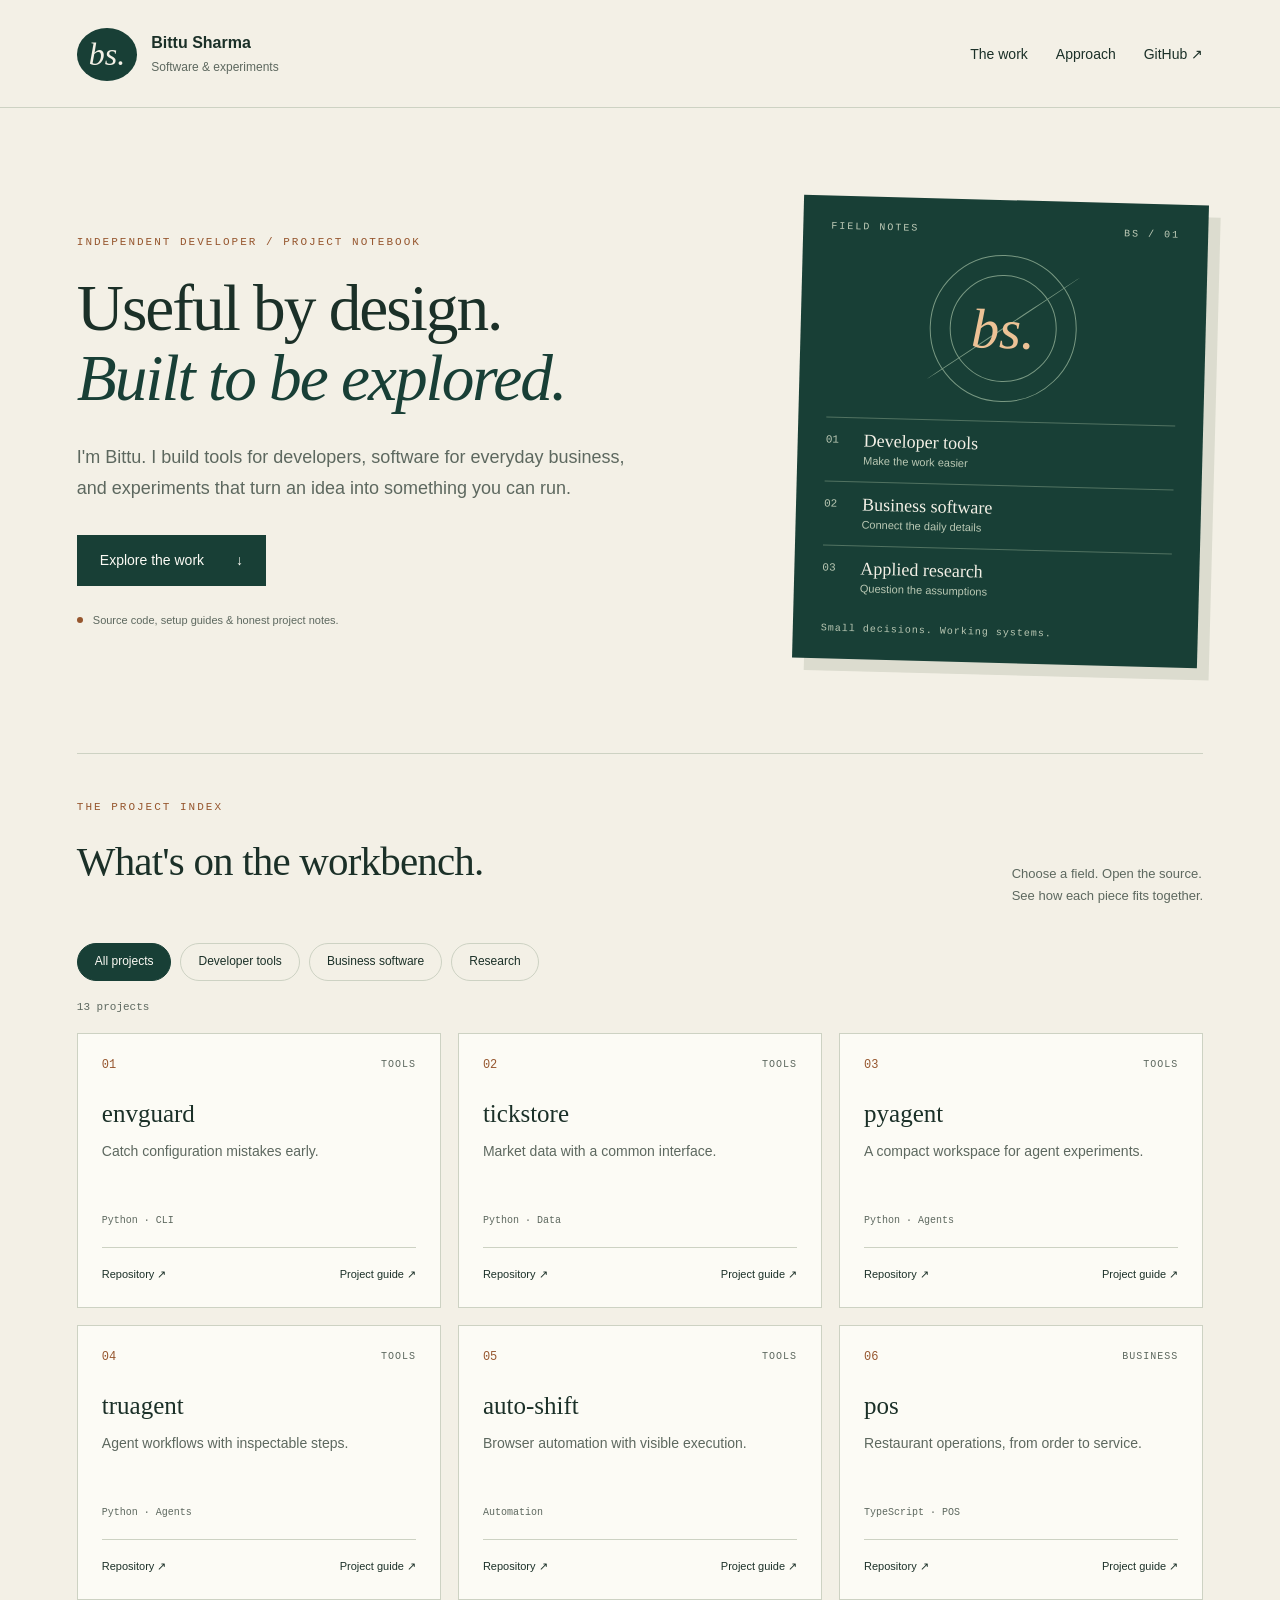
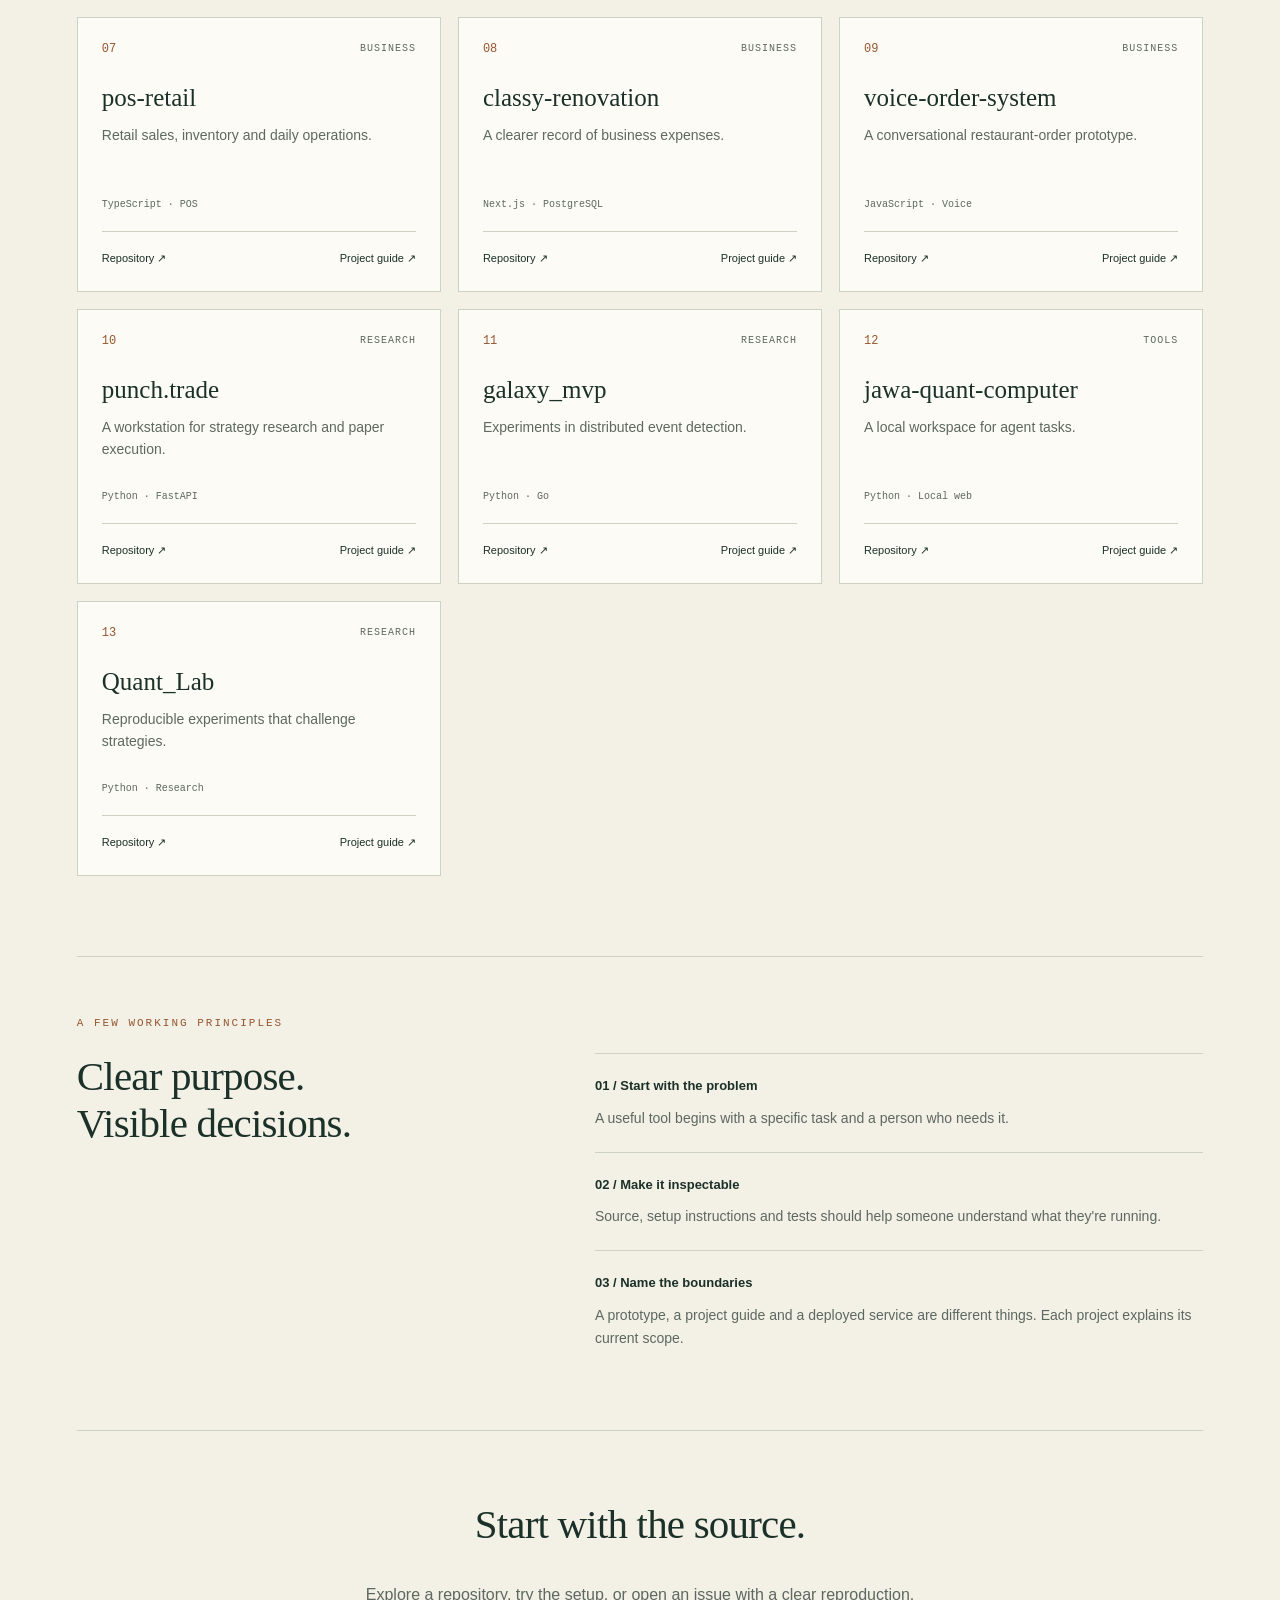
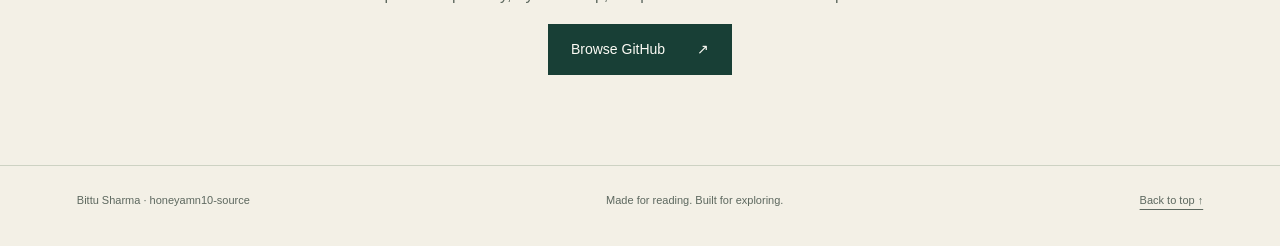
<file: website/index.html>
<!doctype html>
<html lang="en"><head><meta charset="utf-8"><meta name="viewport" content="width=device-width,initial-scale=1"><title>Bittu Sharma — Software &amp; experiments</title><meta name="description" content="Developer tools, business software and applied AI experiments by Bittu Sharma. Explore the source, setup guides and project notes."><meta name="theme-color" content="#183f36"><link rel="icon" href="favicon.svg"><link rel="stylesheet" href="assets/site.css"><script defer src="assets/site.js"></script></head>
<body><a class="skip" href="#main">Skip to content</a><header class="site-header"><a class="brand" href="#" aria-label="Bittu Sharma home"><span class="monogram">bs.</span><span>Bittu Sharma<br><small>Software &amp; experiments</small></span></a><nav aria-label="Main navigation"><a href="#work">The work</a><a href="#approach">Approach</a><a href="https://github.com/honeyamn10-source">GitHub ↗</a></nav></header>
<main id="main"><section class="hero"><div><p class="eyebrow">Independent developer / project notebook</p><h1>Useful by design.<br><em>Built to be explored.</em></h1><p class="intro">I'm Bittu. I build tools for developers, software for everyday business, and experiments that turn an idea into something you can run.</p><a class="button" href="#work">Explore the work <span aria-hidden="true">↓</span></a><div class="hero-note"><span class="dot"></span> Source code, setup guides &amp; honest project notes.</div></div><aside class="workbench" aria-label="Areas of work"><div class="wb-top"><span>FIELD NOTES</span><span>BS / 01</span></div><div class="orb" aria-hidden="true"><div></div><span>bs.</span></div><div class="wb-row"><span>01</span><strong>Developer tools</strong><small>Make the work easier</small></div><div class="wb-row"><span>02</span><strong>Business software</strong><small>Connect the daily details</small></div><div class="wb-row"><span>03</span><strong>Applied research</strong><small>Question the assumptions</small></div><p class="wb-foot">Small decisions. Working systems.</p></aside></section>
<section id="work" class="work"><div class="section-heading"><div><p class="eyebrow">The project index</p><h2>What's on the workbench.</h2></div><p>Choose a field. Open the source.<br>See how each piece fits together.</p></div><div class="filters" role="group" aria-label="Filter projects"><button type="button" data-filter="all" aria-pressed="true">All projects</button><button type="button" data-filter="tools" aria-pressed="false">Developer tools</button><button type="button" data-filter="business" aria-pressed="false">Business software</button><button type="button" data-filter="research" aria-pressed="false">Research</button></div><p id="result-count" class="result-count" aria-live="polite">13 projects</p><div class="projects"><article class="project" data-category="tools"><div class="card-top"><span class="number">01</span><span class="tag">tools</span></div><h3>envguard</h3><p>Catch configuration mistakes early.</p><span class="stack">Python · CLI</span><div class="card-links"><a href="https://github.com/honeyamn10-source/envguard">Repository <span aria-hidden="true">↗</span></a><a href="https://honeyamn10-source.github.io/envguard/">Project guide <span aria-hidden="true">↗</span></a></div></article><article class="project" data-category="tools"><div class="card-top"><span class="number">02</span><span class="tag">tools</span></div><h3>tickstore</h3><p>Market data with a common interface.</p><span class="stack">Python · Data</span><div class="card-links"><a href="https://github.com/honeyamn10-source/tickstore">Repository <span aria-hidden="true">↗</span></a><a href="https://honeyamn10-source.github.io/tickstore/">Project guide <span aria-hidden="true">↗</span></a></div></article><article class="project" data-category="tools"><div class="card-top"><span class="number">03</span><span class="tag">tools</span></div><h3>pyagent</h3><p>A compact workspace for agent experiments.</p><span class="stack">Python · Agents</span><div class="card-links"><a href="https://github.com/honeyamn10-source/pyagent">Repository <span aria-hidden="true">↗</span></a><a href="https://honeyamn10-source.github.io/pyagent/">Project guide <span aria-hidden="true">↗</span></a></div></article><article class="project" data-category="tools"><div class="card-top"><span class="number">04</span><span class="tag">tools</span></div><h3>truagent</h3><p>Agent workflows with inspectable steps.</p><span class="stack">Python · Agents</span><div class="card-links"><a href="https://github.com/honeyamn10-source/truagent">Repository <span aria-hidden="true">↗</span></a><a href="https://honeyamn10-source.github.io/truagent/">Project guide <span aria-hidden="true">↗</span></a></div></article><article class="project" data-category="tools"><div class="card-top"><span class="number">05</span><span class="tag">tools</span></div><h3>auto-shift</h3><p>Browser automation with visible execution.</p><span class="stack">Automation</span><div class="card-links"><a href="https://github.com/honeyamn10-source/auto-shift">Repository <span aria-hidden="true">↗</span></a><a href="https://honeyamn10-source.github.io/auto-shift/">Project guide <span aria-hidden="true">↗</span></a></div></article><article class="project" data-category="business"><div class="card-top"><span class="number">06</span><span class="tag">business</span></div><h3>pos</h3><p>Restaurant operations, from order to service.</p><span class="stack">TypeScript · POS</span><div class="card-links"><a href="https://github.com/honeyamn10-source/pos">Repository <span aria-hidden="true">↗</span></a><a href="https://honeyamn10-source.github.io/pos/">Project guide <span aria-hidden="true">↗</span></a></div></article><article class="project" data-category="business"><div class="card-top"><span class="number">07</span><span class="tag">business</span></div><h3>pos-retail</h3><p>Retail sales, inventory and daily operations.</p><span class="stack">TypeScript · POS</span><div class="card-links"><a href="https://github.com/honeyamn10-source/pos-retail">Repository <span aria-hidden="true">↗</span></a><a href="https://honeyamn10-source.github.io/pos-retail/">Project guide <span aria-hidden="true">↗</span></a></div></article><article class="project" data-category="business"><div class="card-top"><span class="number">08</span><span class="tag">business</span></div><h3>classy-renovation</h3><p>A clearer record of business expenses.</p><span class="stack">Next.js · PostgreSQL</span><div class="card-links"><a href="https://github.com/honeyamn10-source/classy-renovation">Repository <span aria-hidden="true">↗</span></a><a href="https://honeyamn10-source.github.io/classy-renovation/">Project guide <span aria-hidden="true">↗</span></a></div></article><article class="project" data-category="business"><div class="card-top"><span class="number">09</span><span class="tag">business</span></div><h3>voice-order-system</h3><p>A conversational restaurant-order prototype.</p><span class="stack">JavaScript · Voice</span><div class="card-links"><a href="https://github.com/honeyamn10-source/voice-order-system">Repository <span aria-hidden="true">↗</span></a><a href="https://honeyamn10-source.github.io/voice-order-system/">Project guide <span aria-hidden="true">↗</span></a></div></article><article class="project" data-category="research"><div class="card-top"><span class="number">10</span><span class="tag">research</span></div><h3>punch.trade</h3><p>A workstation for strategy research and paper execution.</p><span class="stack">Python · FastAPI</span><div class="card-links"><a href="https://github.com/honeyamn10-source/punch.trade">Repository <span aria-hidden="true">↗</span></a><a href="https://honeyamn10-source.github.io/punch.trade/">Project guide <span aria-hidden="true">↗</span></a></div></article><article class="project" data-category="research"><div class="card-top"><span class="number">11</span><span class="tag">research</span></div><h3>galaxy_mvp</h3><p>Experiments in distributed event detection.</p><span class="stack">Python · Go</span><div class="card-links"><a href="https://github.com/honeyamn10-source/galaxy_mvp">Repository <span aria-hidden="true">↗</span></a><a href="https://honeyamn10-source.github.io/galaxy_mvp/">Project guide <span aria-hidden="true">↗</span></a></div></article><article class="project" data-category="tools"><div class="card-top"><span class="number">12</span><span class="tag">tools</span></div><h3>jawa-quant-computer</h3><p>A local workspace for agent tasks.</p><span class="stack">Python · Local web</span><div class="card-links"><a href="https://github.com/honeyamn10-source/jawa-quant-computer">Repository <span aria-hidden="true">↗</span></a><a href="https://honeyamn10-source.github.io/jawa-quant-computer/">Project guide <span aria-hidden="true">↗</span></a></div></article><article class="project" data-category="research"><div class="card-top"><span class="number">13</span><span class="tag">research</span></div><h3>Quant_Lab</h3><p>Reproducible experiments that challenge strategies.</p><span class="stack">Python · Research</span><div class="card-links"><a href="https://github.com/honeyamn10-source/Quant_Lab">Repository <span aria-hidden="true">↗</span></a><a href="https://honeyamn10-source.github.io/Quant_Lab/">Project guide <span aria-hidden="true">↗</span></a></div></article></div></section>
<section id="approach" class="approach"><p class="eyebrow">A few working principles</p><h2>Clear purpose.<br>Visible decisions.</h2><div class="principles"><div><span>01 / Start with the problem</span><p>A useful tool begins with a specific task and a person who needs it.</p></div><div><span>02 / Make it inspectable</span><p>Source, setup instructions and tests should help someone understand what they're running.</p></div><div><span>03 / Name the boundaries</span><p>A prototype, a project guide and a deployed service are different things. Each project explains its current scope.</p></div></div></section>
<section class="closing"><h2>Start with the source.</h2><p>Explore a repository, try the setup, or open an issue with a clear reproduction.</p><a class="button" href="https://github.com/honeyamn10-source?tab=repositories">Browse GitHub <span aria-hidden="true">↗</span></a></section></main>
<footer><span>Bittu Sharma · honeyamn10-source</span><span>Made for reading. Built for exploring.</span><a href="#main">Back to top ↑</a></footer></body></html>
</file>
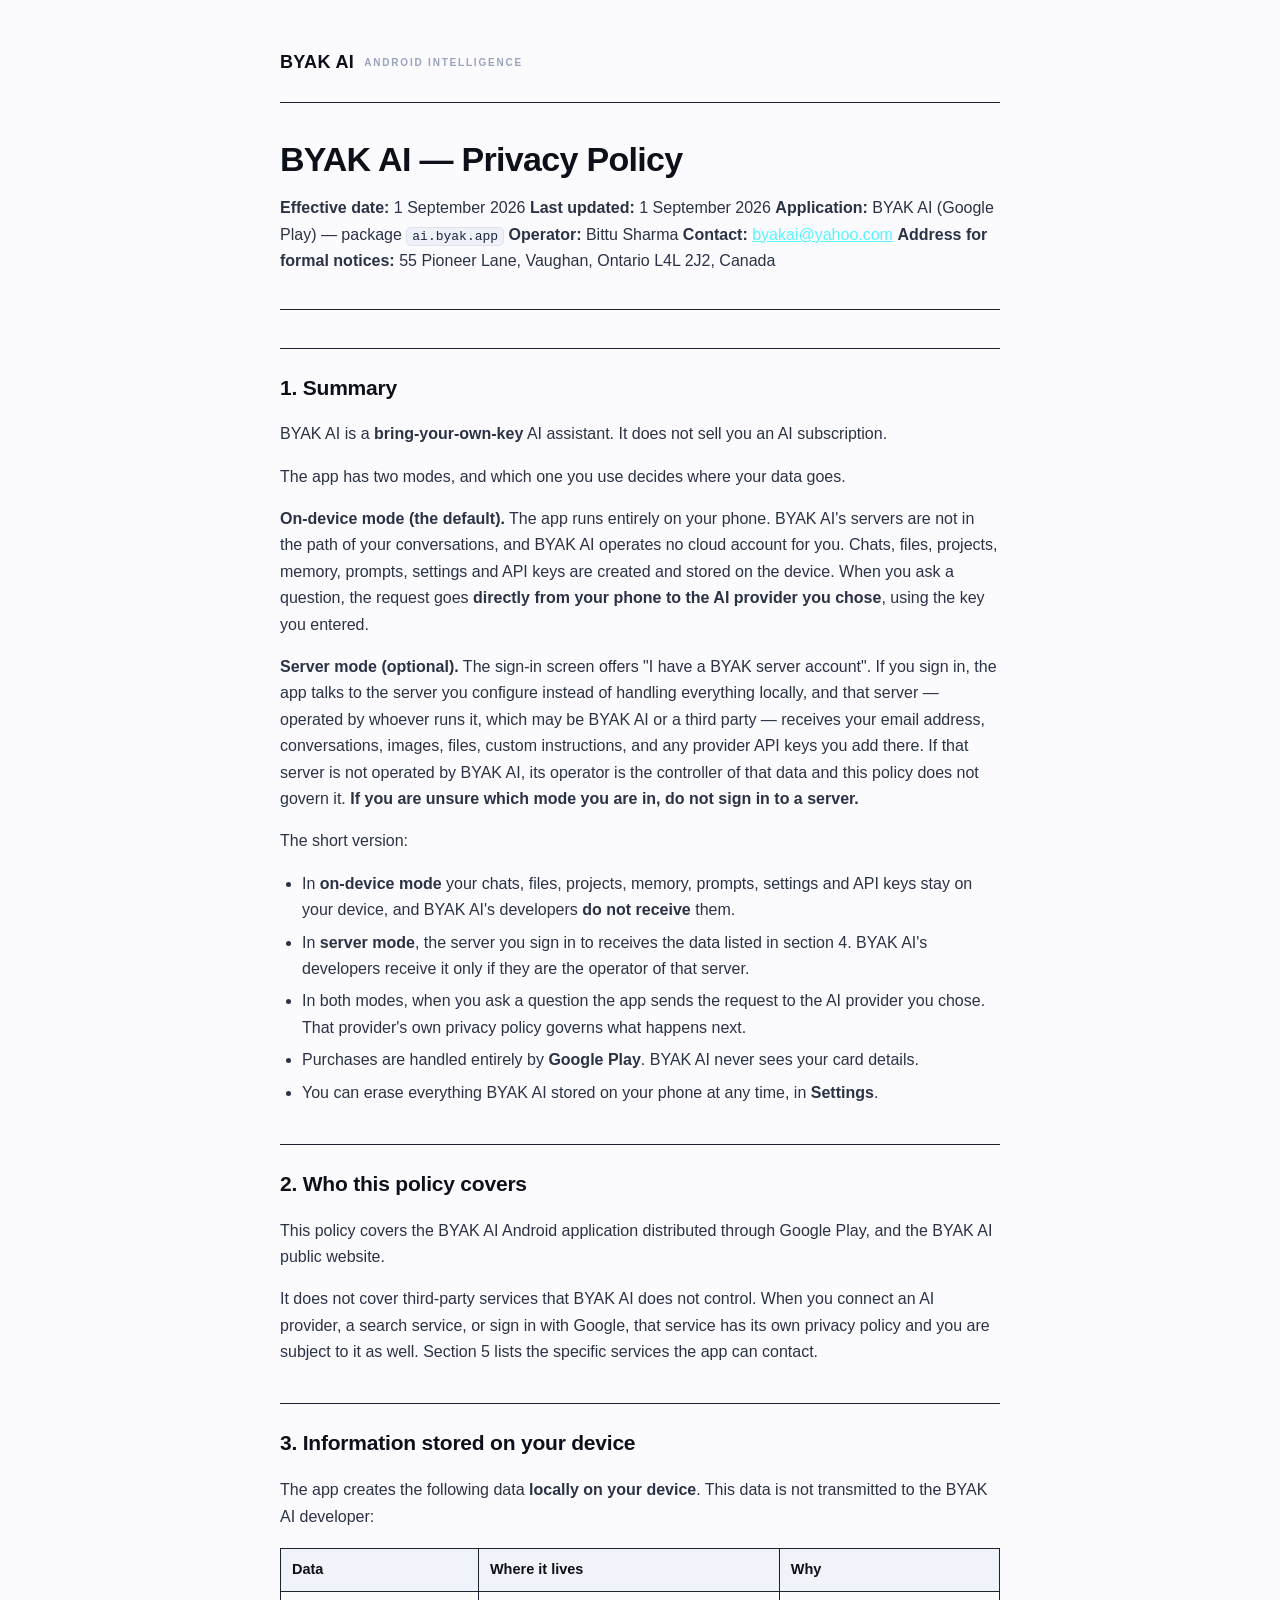
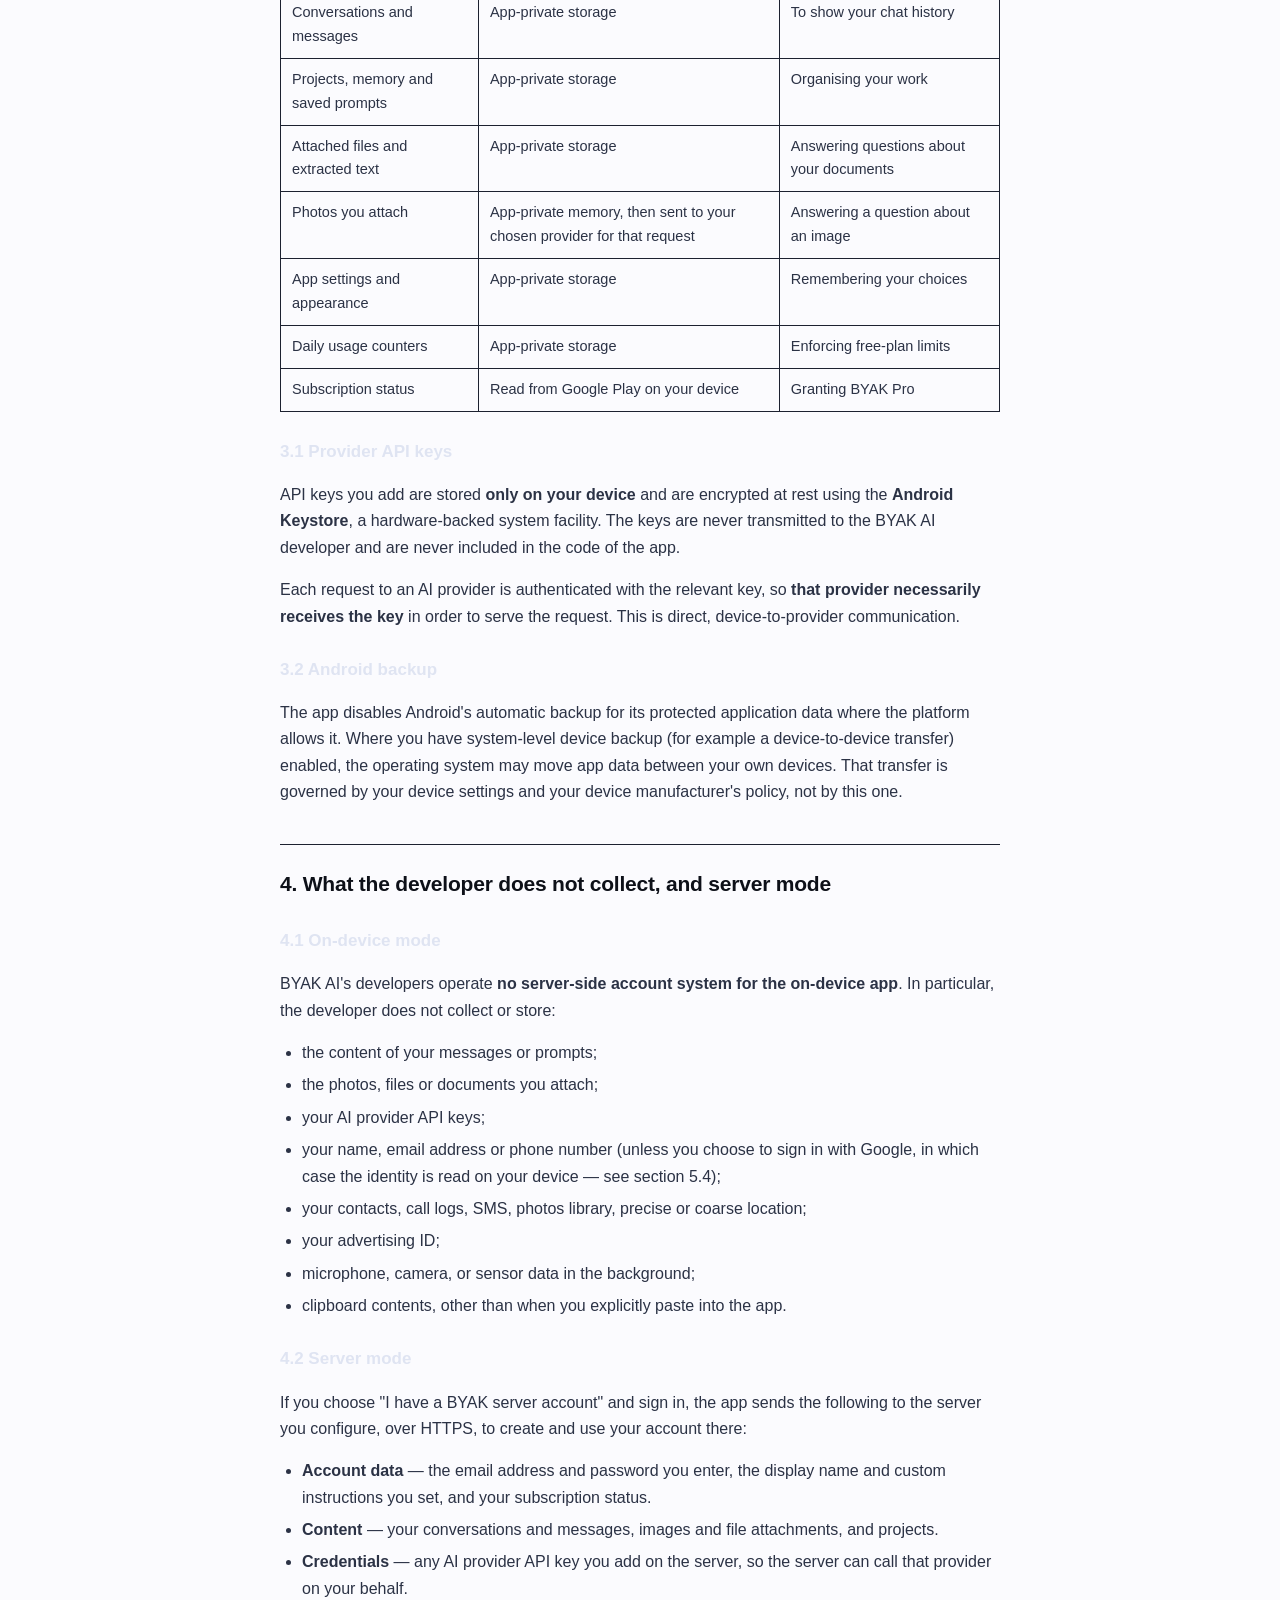
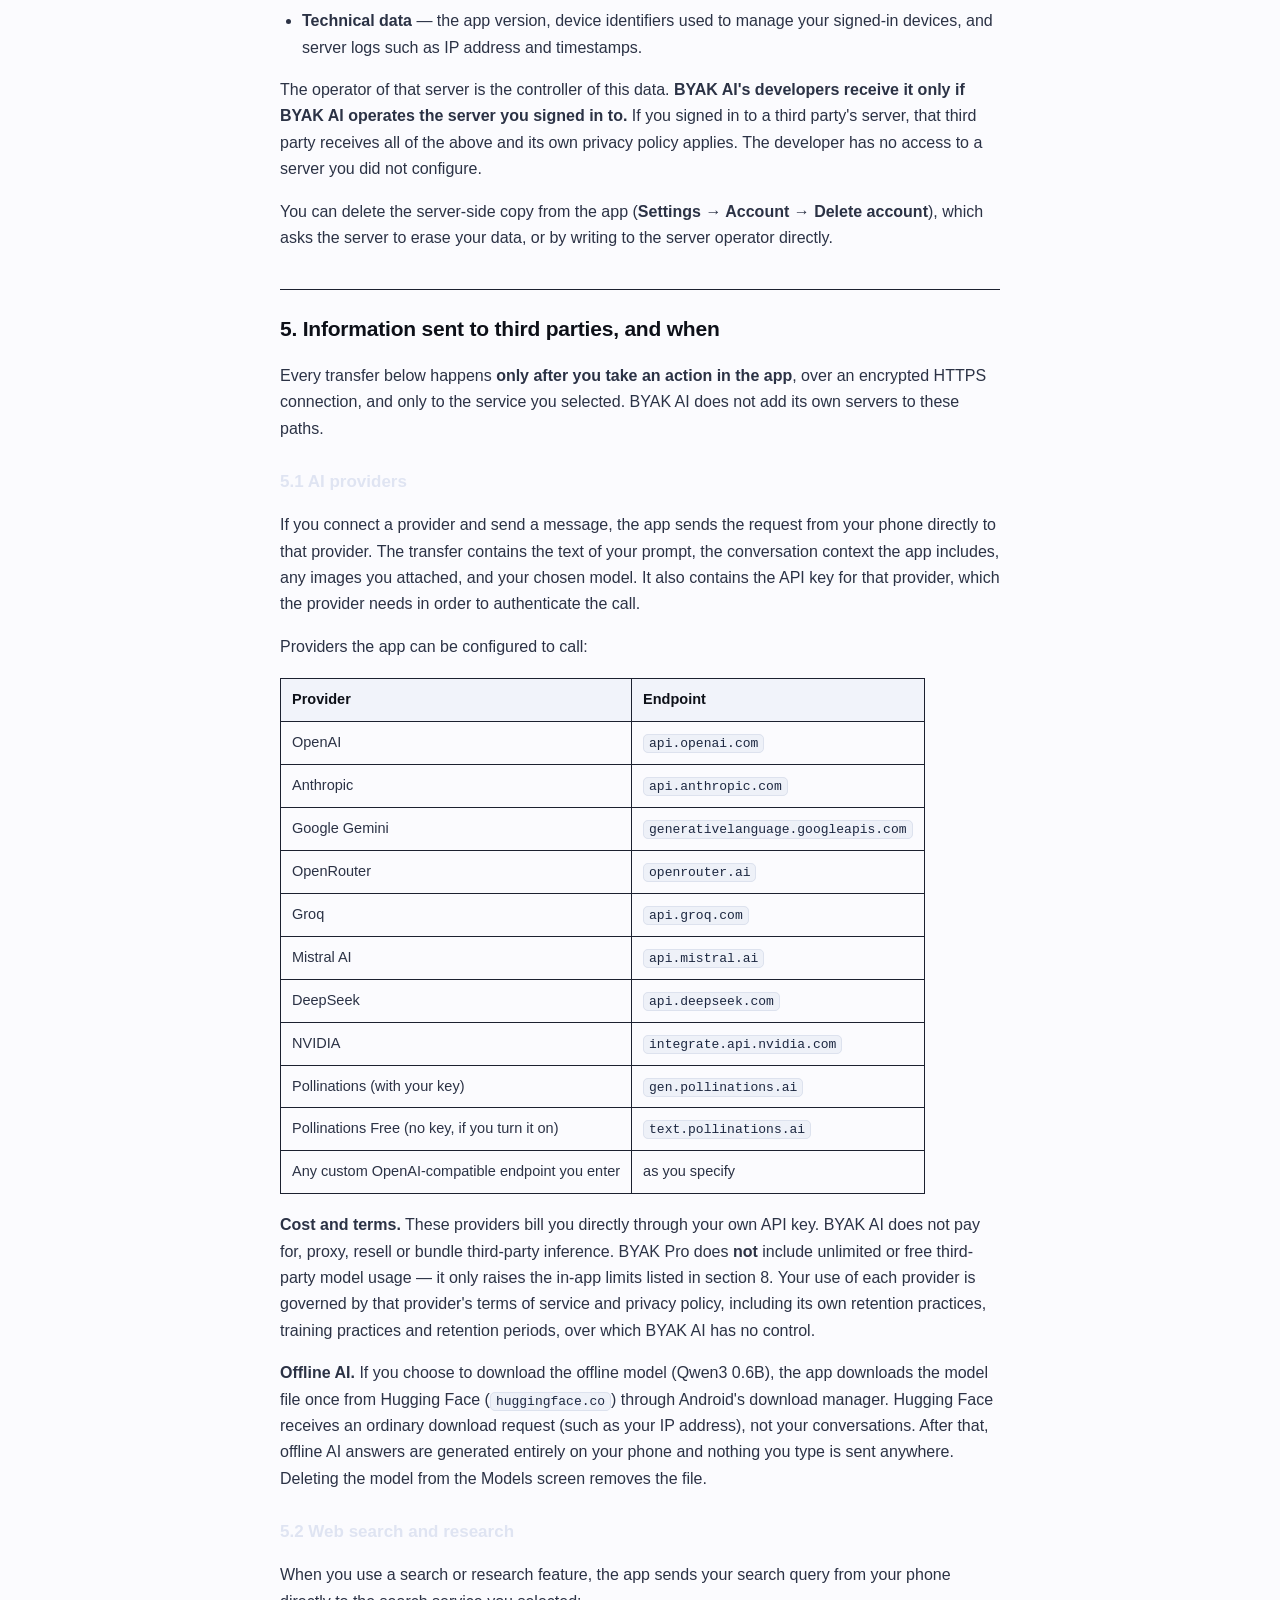
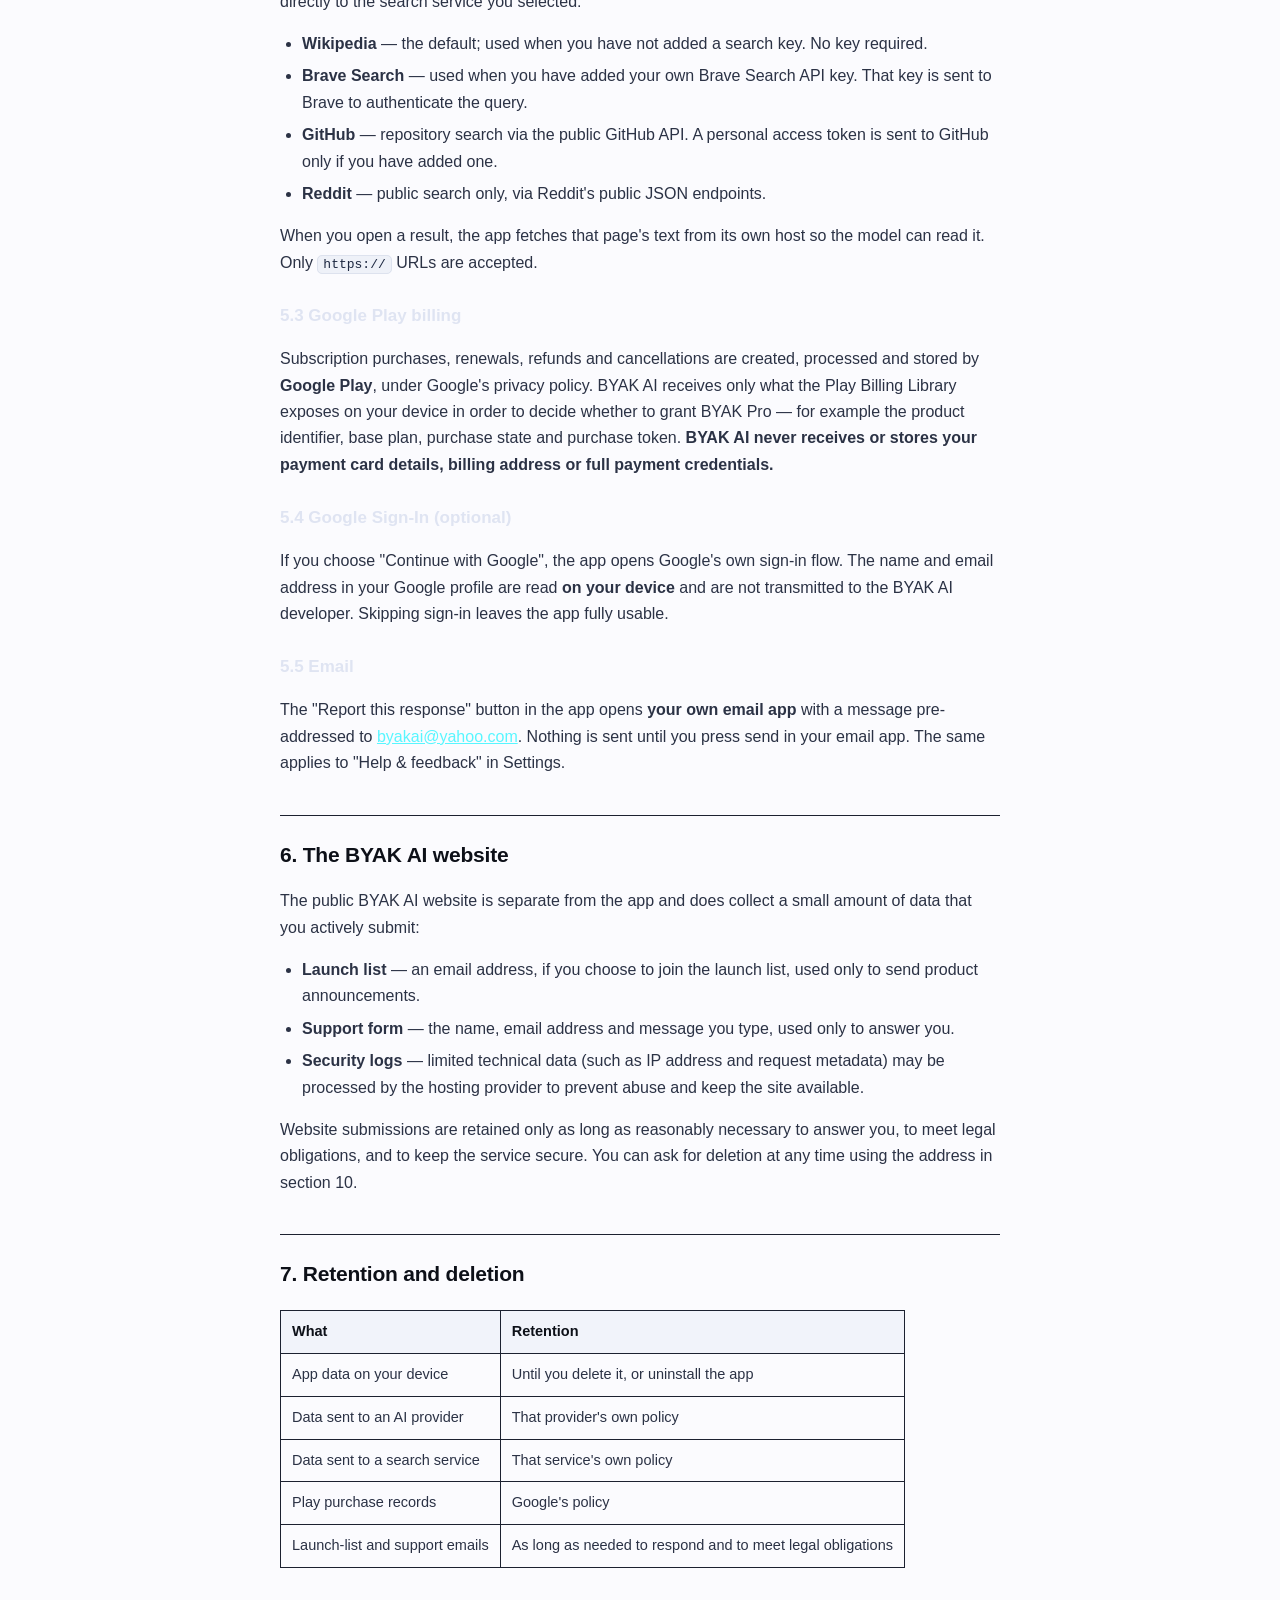
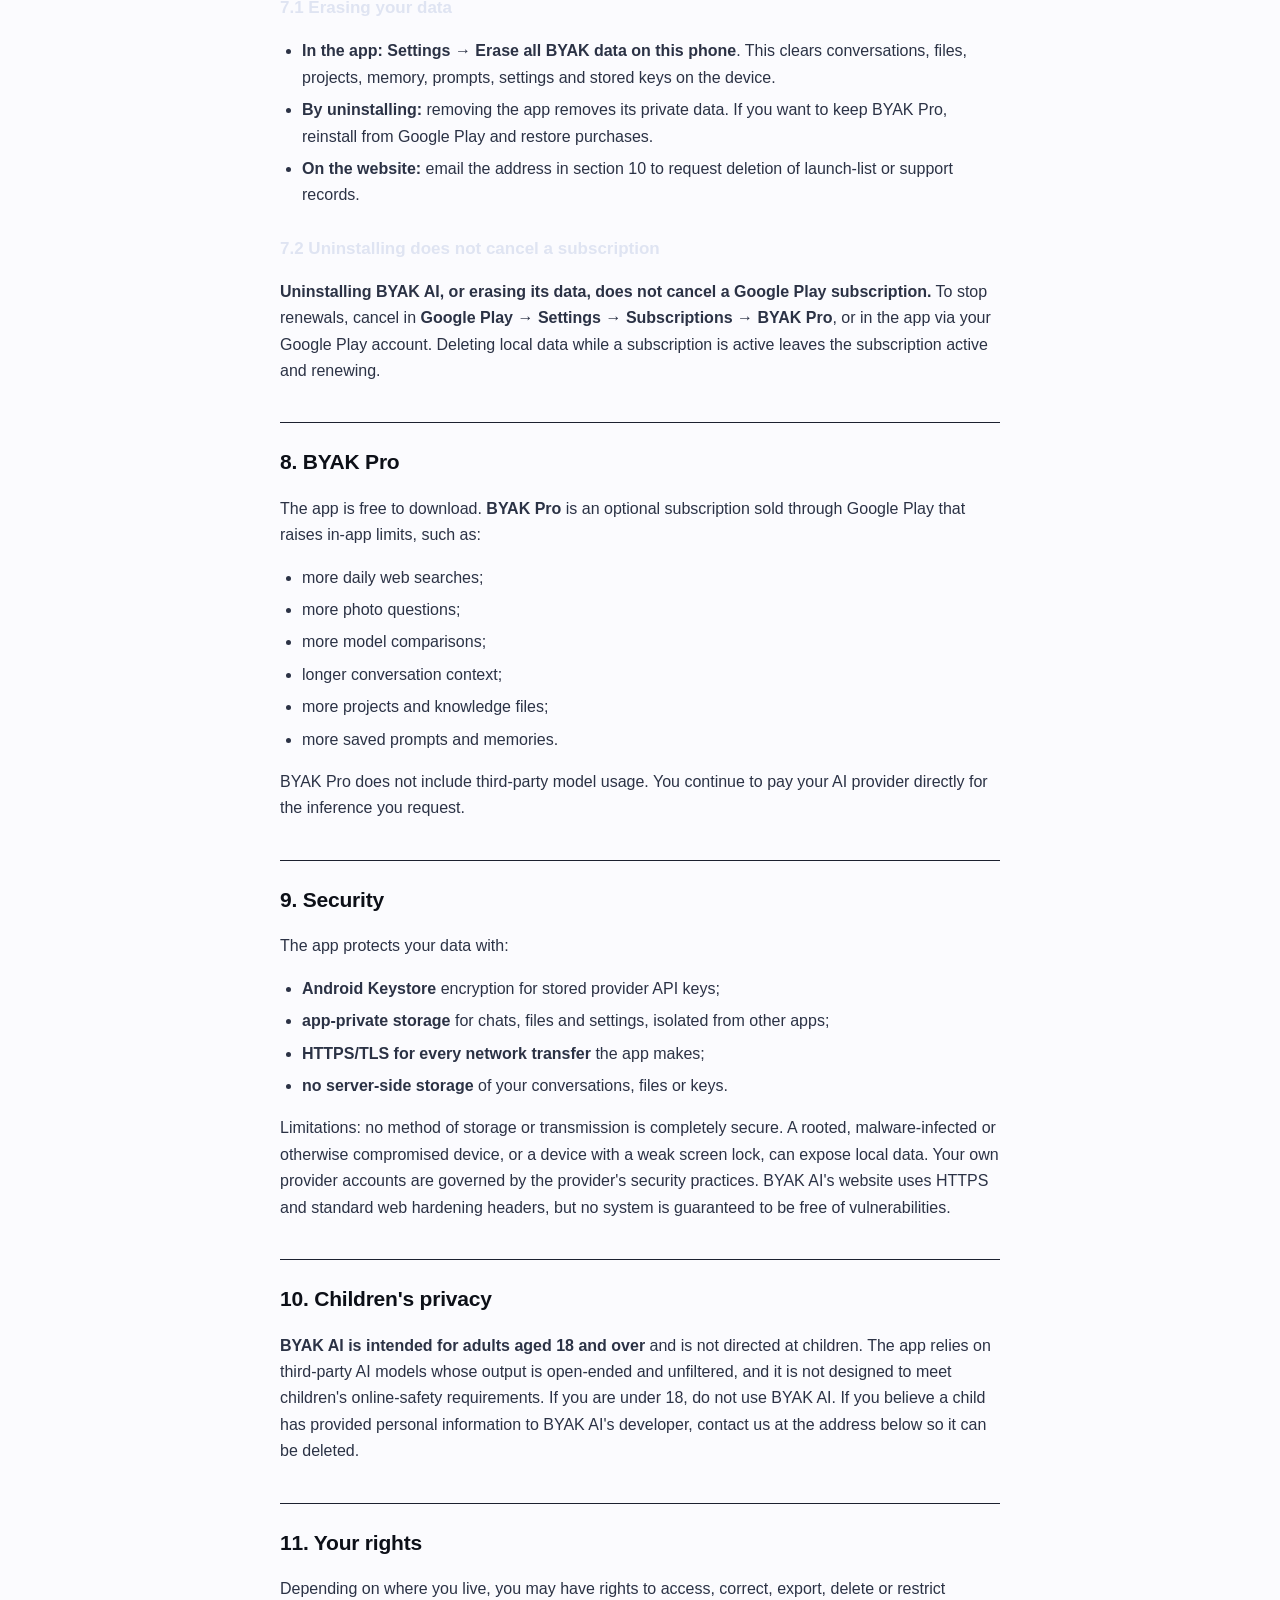
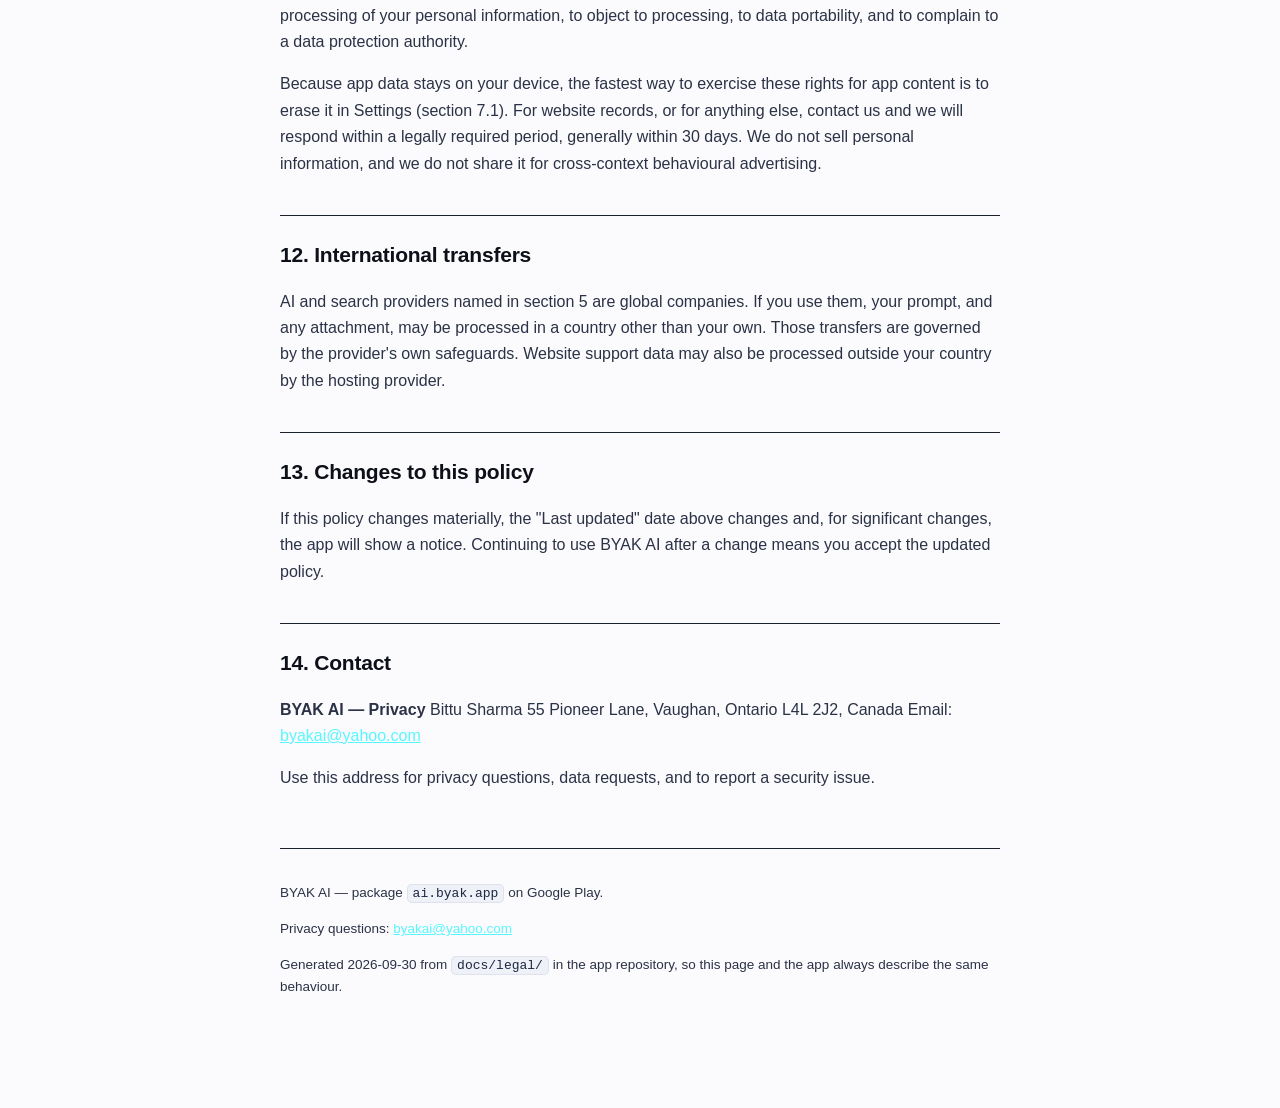
<file: website/byak-ai/privacy/index.html>
<!doctype html>
<html lang="en">
<head>
<meta charset="utf-8">
<meta name="viewport" content="width=device-width,initial-scale=1">
<title>Privacy Policy &middot; BYAK AI</title>
<meta name="description" content="How BYAK AI handles data: on-device storage, provider requests, Google Play billing, retention, deletion and security.">
<meta name="robots" content="index,follow">
<meta name="theme-color" content="#05060a">
<link rel="icon" href="data:image/svg+xml,%3Csvg xmlns='http://www.w3.org/2000/svg' viewBox='0 0 32 32'%3E%3Ctext y='26' font-size='26'%3E%E2%97%89%3C/text%3E%3C/svg%3E">
<style>
:root{--bg:#05060a;--panel:#0b0d14;--ink:#e9ecf5;--muted:#9aa3bd;--line:#1c2130;
--a1:#c266ff;--a2:#7057ff;--a3:#58f6ff;--warn:#ffcf66}
*{box-sizing:border-box}
html{-webkit-text-size-adjust:100%}
body{margin:0;background:var(--bg);color:var(--ink);
font:16px/1.65 -apple-system,BlinkMacSystemFont,"Segoe UI",Roboto,Helvetica,Arial,sans-serif}
.wrap{max-width:760px;margin:0 auto;padding:48px 20px 96px}
a{color:var(--a3)}
header{border-bottom:1px solid var(--line);padding-bottom:24px;margin-bottom:8px}
.brand{display:inline-flex;align-items:center;gap:10px;font-weight:800;letter-spacing:.02em;
text-decoration:none;color:var(--ink);font-size:18px}
.brand small{display:block;font-size:10px;letter-spacing:.18em;color:var(--muted);font-weight:600}
h1{font-size:34px;line-height:1.2;margin:36px 0 8px;letter-spacing:-.02em}
h2{font-size:21px;margin:38px 0 10px;padding-top:22px;border-top:1px solid var(--line);letter-spacing:-.01em}
h3{font-size:17px;margin:26px 0 8px;color:#dfe4f2}
p,li{color:#d3d9e8}
ul,ol{padding-left:22px}
li{margin:6px 0}
code{background:#11141d;border:1px solid var(--line);border-radius:5px;padding:1px 5px;
font:13px/1.5 ui-monospace,SFMono-Regular,Menlo,Consolas,monospace;color:#c9d4f0}
hr{border:0;border-top:1px solid var(--line);margin:34px 0}
blockquote{margin:20px 0;padding:14px 18px;background:var(--panel);
border:1px solid #2a2f42;border-left:3px solid var(--warn);border-radius:10px;color:#e6e9f5}
blockquote p{margin:6px 0}
mark.todo{background:rgba(255,207,102,.18);color:var(--warn);border-radius:4px;padding:0 4px}
table{width:100%;border-collapse:collapse;margin:18px 0;font-size:14.5px;display:block;overflow-x:auto}
th,td{border:1px solid var(--line);padding:9px 11px;text-align:left;vertical-align:top}
th{background:var(--panel);color:var(--ink);font-weight:600}
td{color:#c6cddf}
footer{margin-top:56px;padding-top:20px;border-top:1px solid var(--line);
color:var(--muted);font-size:13.5px}
.meta{color:var(--muted);font-size:14px;margin:0 0 8px}
.danger{border-left-color:#ff6b6b}
@media (prefers-color-scheme: light){
body{background:#fbfbfe;color:#161a24}
p,li{color:#2b3245}h1,h2{color:#0d1018}th{background:#f1f3fa;color:#0d1018}
td{color:#2b3245}code{background:#eef1f8;border-color:#dde2ee;color:#1c2740}
blockquote{background:#fffbeb;border-color:#f0e2b8}
footer{color:#5b6478}.brand{color:#0d1018}
}
@media print{body{background:#fff;color:#000}.wrap{max-width:none}}
</style>
</head>
<body>
<div class="wrap">
<header><span class="brand">BYAK AI<small>ANDROID INTELLIGENCE</small></span></header>
<h1>BYAK AI — Privacy Policy</h1>
<p><strong>Effective date:</strong> 1 September 2026 <strong>Last updated:</strong> 1 September 2026 <strong>Application:</strong> BYAK AI (Google Play) — package <code>ai.byak.app</code> <strong>Operator:</strong> Bittu Sharma <strong>Contact:</strong> <a href="mailto:byakai@yahoo.com">byakai@yahoo.com</a> <strong>Address for formal notices:</strong> 55 Pioneer Lane, Vaughan, Ontario L4L 2J2, Canada</p>
<hr>
<h2>1. Summary</h2>
<p>BYAK AI is a <strong>bring-your-own-key</strong> AI assistant. It does not sell you an AI subscription.</p>
<p>The app has two modes, and which one you use decides where your data goes.</p>
<p><strong>On-device mode (the default).</strong> The app runs entirely on your phone. BYAK AI's servers are not in the path of your conversations, and BYAK AI operates no cloud account for you. Chats, files, projects, memory, prompts, settings and API keys are created and stored on the device. When you ask a question, the request goes <strong>directly from your phone to the AI provider you chose</strong>, using the key you entered.</p>
<p><strong>Server mode (optional).</strong> The sign-in screen offers "I have a BYAK server account". If you sign in, the app talks to the server you configure instead of handling everything locally, and that server — operated by whoever runs it, which may be BYAK AI or a third party — receives your email address, conversations, images, files, custom instructions, and any provider API keys you add there. If that server is not operated by BYAK AI, its operator is the controller of that data and this policy does not govern it. <strong>If you are unsure which mode you are in, do not sign in to a server.</strong></p>
<p>The short version:</p>
<ul><li>In <strong>on-device mode</strong> your chats, files, projects, memory, prompts, settings and API keys stay on your device, and BYAK AI's developers <strong>do not receive</strong> them.</li><li>In <strong>server mode</strong>, the server you sign in to receives the data listed in section 4. BYAK AI's developers receive it only if they are the operator of that server.</li><li>In both modes, when you ask a question the app sends the request to the AI provider you chose. That provider's own privacy policy governs what happens next.</li><li>Purchases are handled entirely by <strong>Google Play</strong>. BYAK AI never sees your card details.</li><li>You can erase everything BYAK AI stored on your phone at any time, in <strong>Settings</strong>.</li></ul>
<h2>2. Who this policy covers</h2>
<p>This policy covers the BYAK AI Android application distributed through Google Play, and the BYAK AI public website.</p>
<p>It does not cover third-party services that BYAK AI does not control. When you connect an AI provider, a search service, or sign in with Google, that service has its own privacy policy and you are subject to it as well. Section 5 lists the specific services the app can contact.</p>
<h2>3. Information stored on your device</h2>
<p>The app creates the following data <strong>locally on your device</strong>. This data is not transmitted to the BYAK AI developer:</p>
<table><thead><tr><th>Data</th><th>Where it lives</th><th>Why</th></tr></thead><tbody><tr><td>Conversations and messages</td><td>App-private storage</td><td>To show your chat history</td></tr><tr><td>Projects, memory and saved prompts</td><td>App-private storage</td><td>Organising your work</td></tr><tr><td>Attached files and extracted text</td><td>App-private storage</td><td>Answering questions about your documents</td></tr><tr><td>Photos you attach</td><td>App-private memory, then sent to your chosen provider for that request</td><td>Answering a question about an image</td></tr><tr><td>App settings and appearance</td><td>App-private storage</td><td>Remembering your choices</td></tr><tr><td>Daily usage counters</td><td>App-private storage</td><td>Enforcing free-plan limits</td></tr><tr><td>Subscription status</td><td>Read from Google Play on your device</td><td>Granting BYAK Pro</td></tr></tbody></table>
<h3>3.1 Provider API keys</h3>
<p>API keys you add are stored <strong>only on your device</strong> and are encrypted at rest using the <strong>Android Keystore</strong>, a hardware-backed system facility. The keys are never transmitted to the BYAK AI developer and are never included in the code of the app.</p>
<p>Each request to an AI provider is authenticated with the relevant key, so <strong>that provider necessarily receives the key</strong> in order to serve the request. This is direct, device-to-provider communication.</p>
<h3>3.2 Android backup</h3>
<p>The app disables Android's automatic backup for its protected application data where the platform allows it. Where you have system-level device backup (for example a device-to-device transfer) enabled, the operating system may move app data between your own devices. That transfer is governed by your device settings and your device manufacturer's policy, not by this one.</p>
<h2>4. What the developer does not collect, and server mode</h2>
<h3>4.1 On-device mode</h3>
<p>BYAK AI's developers operate <strong>no server-side account system for the on-device app</strong>. In particular, the developer does not collect or store:</p>
<ul><li>the content of your messages or prompts;</li><li>the photos, files or documents you attach;</li><li>your AI provider API keys;</li><li>your name, email address or phone number (unless you choose to sign in with Google, in which case the identity is read on your device — see section 5.4);</li><li>your contacts, call logs, SMS, photos library, precise or coarse location;</li><li>your advertising ID;</li><li>microphone, camera, or sensor data in the background;</li><li>clipboard contents, other than when you explicitly paste into the app.</li></ul>
<h3>4.2 Server mode</h3>
<p>If you choose "I have a BYAK server account" and sign in, the app sends the following to the server you configure, over HTTPS, to create and use your account there:</p>
<ul><li><strong>Account data</strong> — the email address and password you enter, the display name and custom instructions you set, and your subscription status.</li><li><strong>Content</strong> — your conversations and messages, images and file attachments, and projects.</li><li><strong>Credentials</strong> — any AI provider API key you add on the server, so the server can call that provider on your behalf.</li><li><strong>Technical data</strong> — the app version, device identifiers used to manage your signed-in devices, and server logs such as IP address and timestamps.</li></ul>
<p>The operator of that server is the controller of this data. <strong>BYAK AI's developers receive it only if BYAK AI operates the server you signed in to.</strong> If you signed in to a third party's server, that third party receives all of the above and its own privacy policy applies. The developer has no access to a server you did not configure.</p>
<p>You can delete the server-side copy from the app (<strong>Settings → Account → Delete account</strong>), which asks the server to erase your data, or by writing to the server operator directly.</p>
<h2>5. Information sent to third parties, and when</h2>
<p>Every transfer below happens <strong>only after you take an action in the app</strong>, over an encrypted HTTPS connection, and only to the service you selected. BYAK AI does not add its own servers to these paths.</p>
<h3>5.1 AI providers</h3>
<p>If you connect a provider and send a message, the app sends the request from your phone directly to that provider. The transfer contains the text of your prompt, the conversation context the app includes, any images you attached, and your chosen model. It also contains the API key for that provider, which the provider needs in order to authenticate the call.</p>
<p>Providers the app can be configured to call:</p>
<table><thead><tr><th>Provider</th><th>Endpoint</th></tr></thead><tbody><tr><td>OpenAI</td><td><code>api.openai.com</code></td></tr><tr><td>Anthropic</td><td><code>api.anthropic.com</code></td></tr><tr><td>Google Gemini</td><td><code>generativelanguage.googleapis.com</code></td></tr><tr><td>OpenRouter</td><td><code>openrouter.ai</code></td></tr><tr><td>Groq</td><td><code>api.groq.com</code></td></tr><tr><td>Mistral AI</td><td><code>api.mistral.ai</code></td></tr><tr><td>DeepSeek</td><td><code>api.deepseek.com</code></td></tr><tr><td>NVIDIA</td><td><code>integrate.api.nvidia.com</code></td></tr><tr><td>Pollinations (with your key)</td><td><code>gen.pollinations.ai</code></td></tr><tr><td>Pollinations Free (no key, if you turn it on)</td><td><code>text.pollinations.ai</code></td></tr><tr><td>Any custom OpenAI-compatible endpoint you enter</td><td>as you specify</td></tr></tbody></table>
<p><strong>Cost and terms.</strong> These providers bill you directly through your own API key. BYAK AI does not pay for, proxy, resell or bundle third-party inference. BYAK Pro does <strong>not</strong> include unlimited or free third-party model usage — it only raises the in-app limits listed in section 8. Your use of each provider is governed by that provider's terms of service and privacy policy, including its own retention practices, training practices and retention periods, over which BYAK AI has no control.</p>
<p><strong>Offline AI.</strong> If you choose to download the offline model (Qwen3 0.6B), the app downloads the model file once from Hugging Face (<code>huggingface.co</code>) through Android's download manager. Hugging Face receives an ordinary download request (such as your IP address), not your conversations. After that, offline AI answers are generated entirely on your phone and nothing you type is sent anywhere. Deleting the model from the Models screen removes the file.</p>
<h3>5.2 Web search and research</h3>
<p>When you use a search or research feature, the app sends your search query from your phone directly to the search service you selected:</p>
<ul><li><strong>Wikipedia</strong> — the default; used when you have not added a search key. No key required.</li><li><strong>Brave Search</strong> — used when you have added your own Brave Search API key. That key is sent to Brave to authenticate the query.</li><li><strong>GitHub</strong> — repository search via the public GitHub API. A personal access token is sent to GitHub only if you have added one.</li><li><strong>Reddit</strong> — public search only, via Reddit's public JSON endpoints.</li></ul>
<p>When you open a result, the app fetches that page's text from its own host so the model can read it. Only <code>https://</code> URLs are accepted.</p>
<h3>5.3 Google Play billing</h3>
<p>Subscription purchases, renewals, refunds and cancellations are created, processed and stored by <strong>Google Play</strong>, under Google's privacy policy. BYAK AI receives only what the Play Billing Library exposes on your device in order to decide whether to grant BYAK Pro — for example the product identifier, base plan, purchase state and purchase token. <strong>BYAK AI never receives or stores your payment card details, billing address or full payment credentials.</strong></p>
<h3>5.4 Google Sign-In (optional)</h3>
<p>If you choose "Continue with Google", the app opens Google's own sign-in flow. The name and email address in your Google profile are read <strong>on your device</strong> and are not transmitted to the BYAK AI developer. Skipping sign-in leaves the app fully usable.</p>
<h3>5.5 Email</h3>
<p>The "Report this response" button in the app opens <strong>your own email app</strong> with a message pre-addressed to <a href="mailto:byakai@yahoo.com">byakai@yahoo.com</a>. Nothing is sent until you press send in your email app. The same applies to "Help &amp; feedback" in Settings.</p>
<h2>6. The BYAK AI website</h2>
<p>The public BYAK AI website is separate from the app and does collect a small amount of data that you actively submit:</p>
<ul><li><strong>Launch list</strong> — an email address, if you choose to join the launch list, used only to send product announcements.</li><li><strong>Support form</strong> — the name, email address and message you type, used only to answer you.</li><li><strong>Security logs</strong> — limited technical data (such as IP address and request metadata) may be processed by the hosting provider to prevent abuse and keep the site available.</li></ul>
<p>Website submissions are retained only as long as reasonably necessary to answer you, to meet legal obligations, and to keep the service secure. You can ask for deletion at any time using the address in section 10.</p>
<h2>7. Retention and deletion</h2>
<table><thead><tr><th>What</th><th>Retention</th></tr></thead><tbody><tr><td>App data on your device</td><td>Until you delete it, or uninstall the app</td></tr><tr><td>Data sent to an AI provider</td><td>That provider's own policy</td></tr><tr><td>Data sent to a search service</td><td>That service's own policy</td></tr><tr><td>Play purchase records</td><td>Google's policy</td></tr><tr><td>Launch-list and support emails</td><td>As long as needed to respond and to meet legal obligations</td></tr></tbody></table>
<h3>7.1 Erasing your data</h3>
<ul><li><strong>In the app:</strong> <strong>Settings → Erase all BYAK data on this phone</strong>. This clears conversations, files, projects, memory, prompts, settings and stored keys on the device.</li><li><strong>By uninstalling:</strong> removing the app removes its private data. If you want to keep BYAK Pro, reinstall from Google Play and restore purchases.</li><li><strong>On the website:</strong> email the address in section 10 to request deletion of launch-list or support records.</li></ul>
<h3>7.2 Uninstalling does not cancel a subscription</h3>
<p><strong>Uninstalling BYAK AI, or erasing its data, does not cancel a Google Play subscription.</strong> To stop renewals, cancel in <strong>Google Play → Settings → Subscriptions → BYAK Pro</strong>, or in the app via your Google Play account. Deleting local data while a subscription is active leaves the subscription active and renewing.</p>
<h2>8. BYAK Pro</h2>
<p>The app is free to download. <strong>BYAK Pro</strong> is an optional subscription sold through Google Play that raises in-app limits, such as:</p>
<ul><li>more daily web searches;</li><li>more photo questions;</li><li>more model comparisons;</li><li>longer conversation context;</li><li>more projects and knowledge files;</li><li>more saved prompts and memories.</li></ul>
<p>BYAK Pro does not include third-party model usage. You continue to pay your AI provider directly for the inference you request.</p>
<h2>9. Security</h2>
<p>The app protects your data with:</p>
<ul><li><strong>Android Keystore</strong> encryption for stored provider API keys;</li><li><strong>app-private storage</strong> for chats, files and settings, isolated from other apps;</li><li><strong>HTTPS/TLS for every network transfer</strong> the app makes;</li><li><strong>no server-side storage</strong> of your conversations, files or keys.</li></ul>
<p>Limitations: no method of storage or transmission is completely secure. A rooted, malware-infected or otherwise compromised device, or a device with a weak screen lock, can expose local data. Your own provider accounts are governed by the provider's security practices. BYAK AI's website uses HTTPS and standard web hardening headers, but no system is guaranteed to be free of vulnerabilities.</p>
<h2>10. Children's privacy</h2>
<p><strong>BYAK AI is intended for adults aged 18 and over</strong> and is not directed at children. The app relies on third-party AI models whose output is open-ended and unfiltered, and it is not designed to meet children's online-safety requirements. If you are under 18, do not use BYAK AI. If you believe a child has provided personal information to BYAK AI's developer, contact us at the address below so it can be deleted.</p>
<h2>11. Your rights</h2>
<p>Depending on where you live, you may have rights to access, correct, export, delete or restrict processing of your personal information, to object to processing, to data portability, and to complain to a data protection authority.</p>
<p>Because app data stays on your device, the fastest way to exercise these rights for app content is to erase it in Settings (section 7.1). For website records, or for anything else, contact us and we will respond within a legally required period, generally within 30 days. We do not sell personal information, and we do not share it for cross-context behavioural advertising.</p>
<h2>12. International transfers</h2>
<p>AI and search providers named in section 5 are global companies. If you use them, your prompt, and any attachment, may be processed in a country other than your own. Those transfers are governed by the provider's own safeguards. Website support data may also be processed outside your country by the hosting provider.</p>
<h2>13. Changes to this policy</h2>
<p>If this policy changes materially, the "Last updated" date above changes and, for significant changes, the app will show a notice. Continuing to use BYAK AI after a change means you accept the updated policy.</p>
<h2>14. Contact</h2>
<p><strong>BYAK AI — Privacy</strong> Bittu Sharma 55 Pioneer Lane, Vaughan, Ontario L4L 2J2, Canada Email: <a href="mailto:byakai@yahoo.com">byakai@yahoo.com</a></p>
<p>Use this address for privacy questions, data requests, and to report a security issue.</p>
<footer>
<p>BYAK AI &mdash; package <code>ai.byak.app</code> on Google Play.</p>
<p>Privacy questions: <a href="mailto:byakai@yahoo.com">byakai@yahoo.com</a></p>
<p>Generated 2026-09-30 from <code>docs/legal/</code> in the app repository, so this page and the
app always describe the same behaviour.</p>
</footer>
</div>
</body>
</html>
</file>
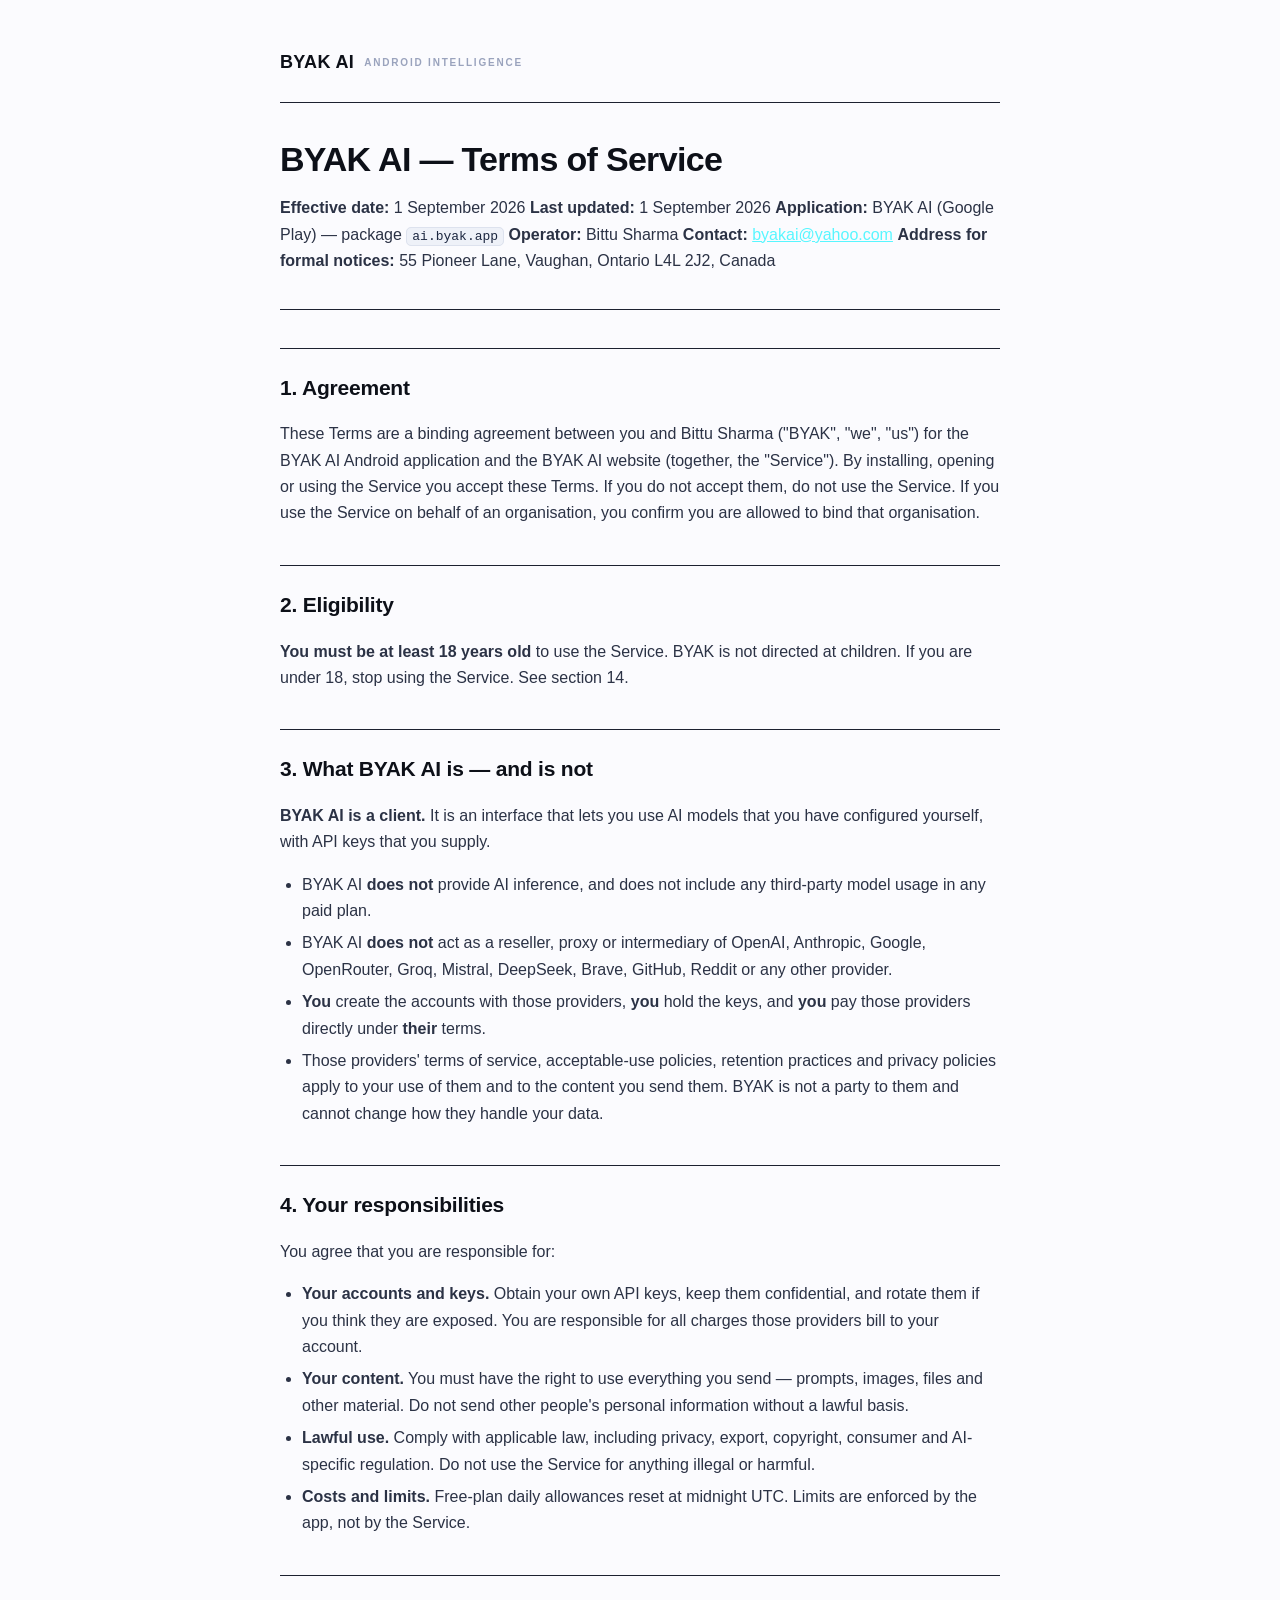
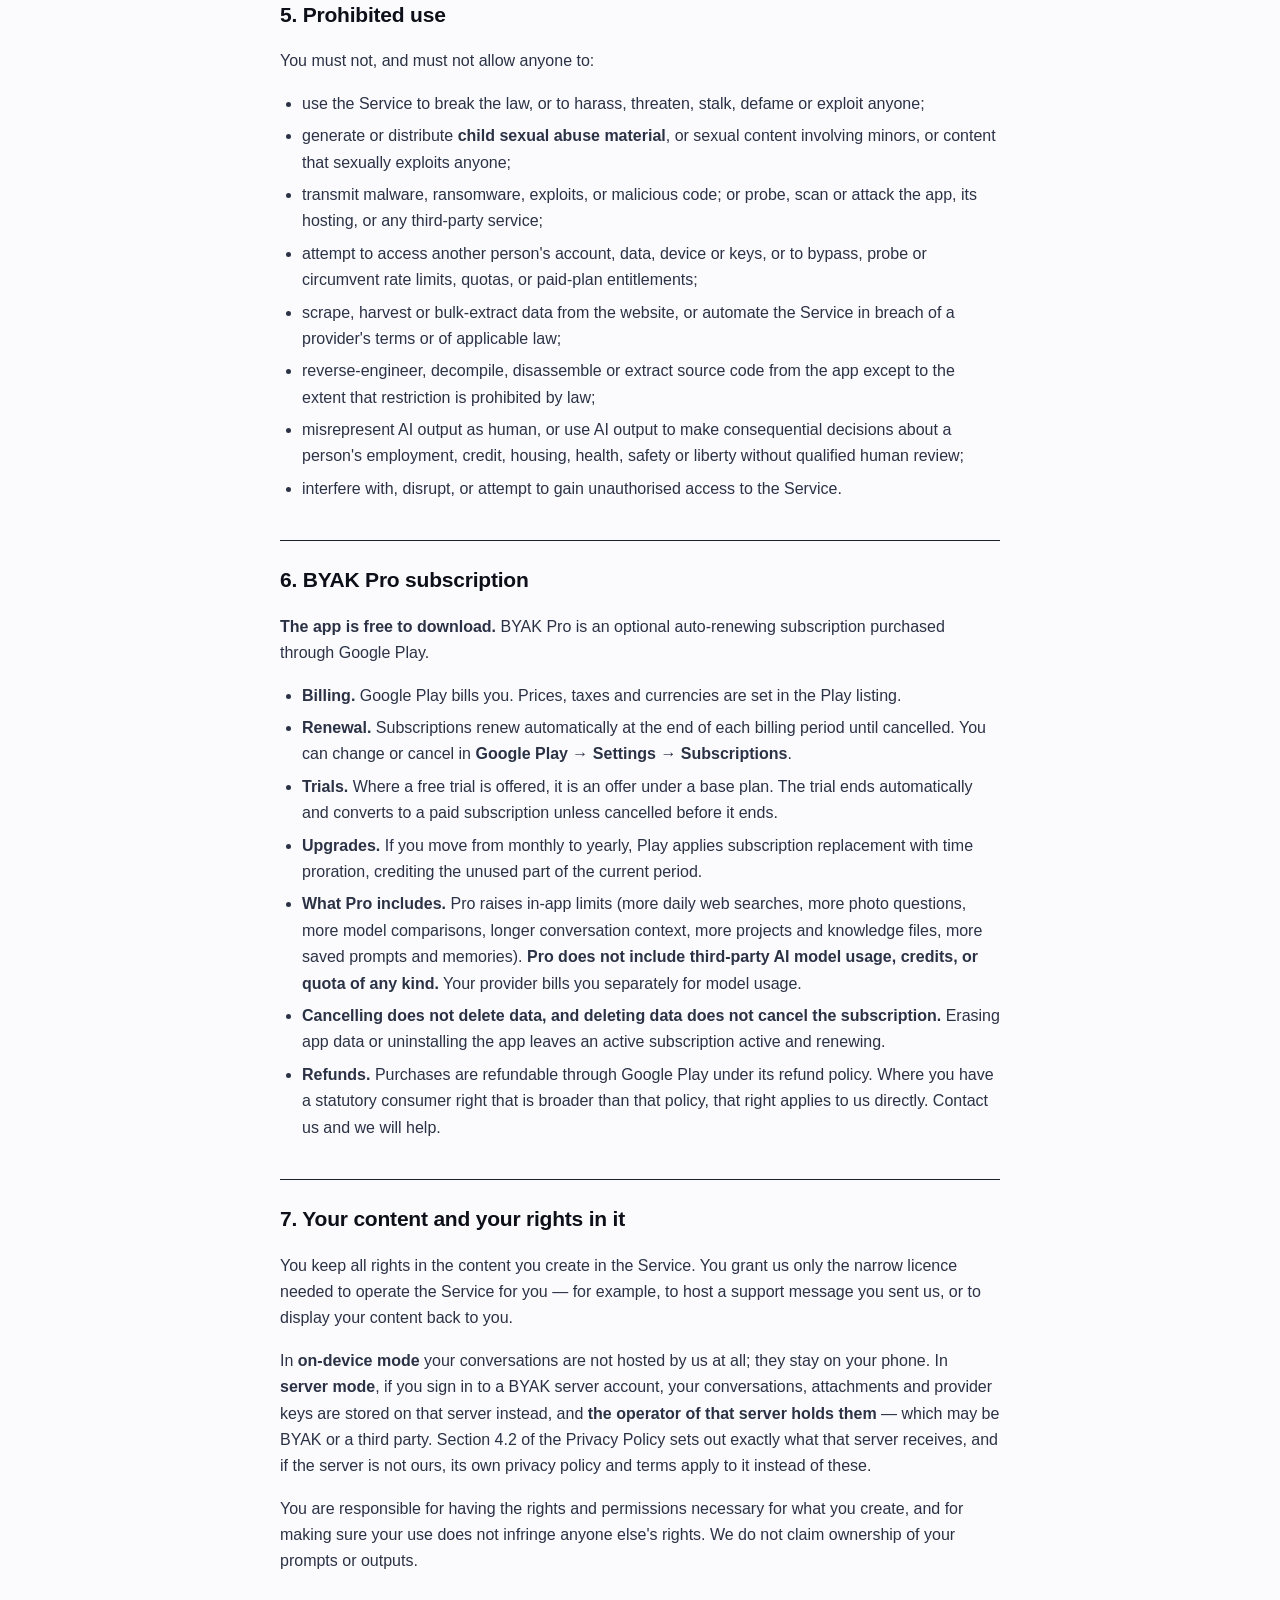
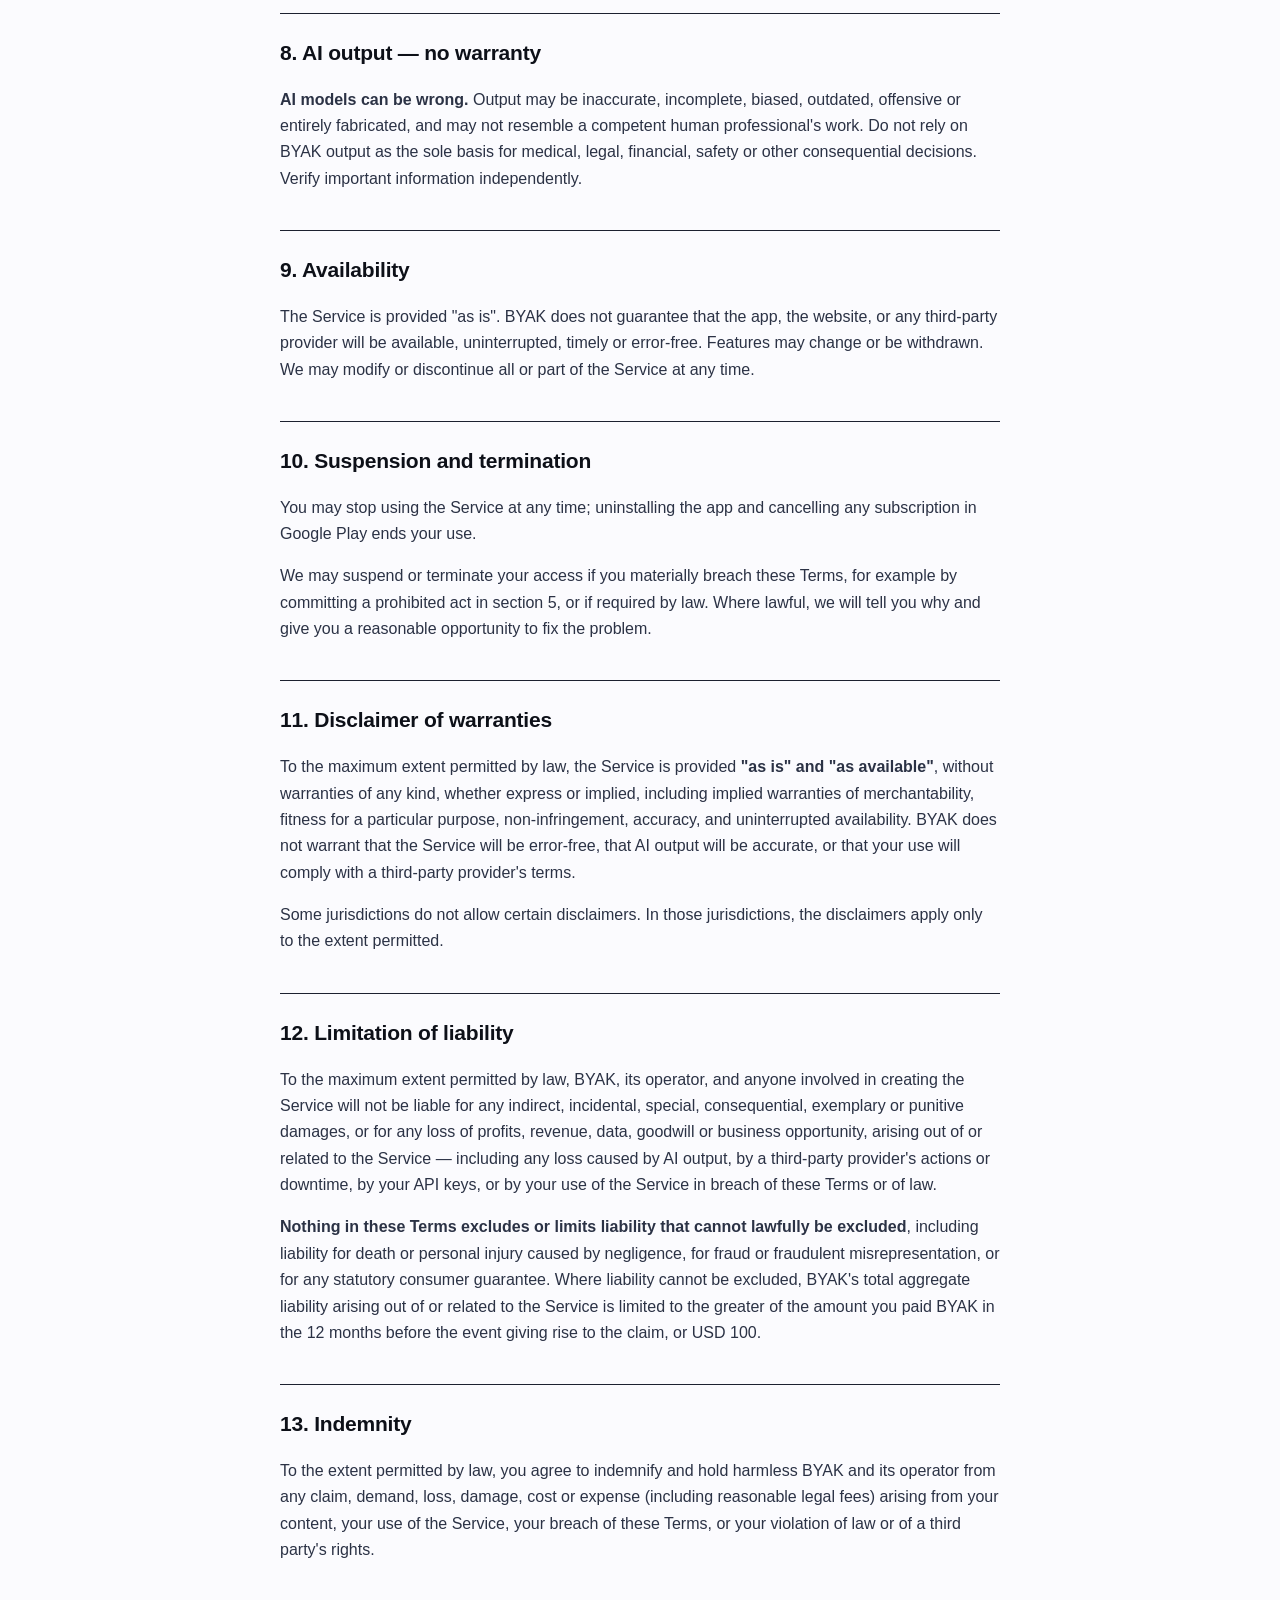
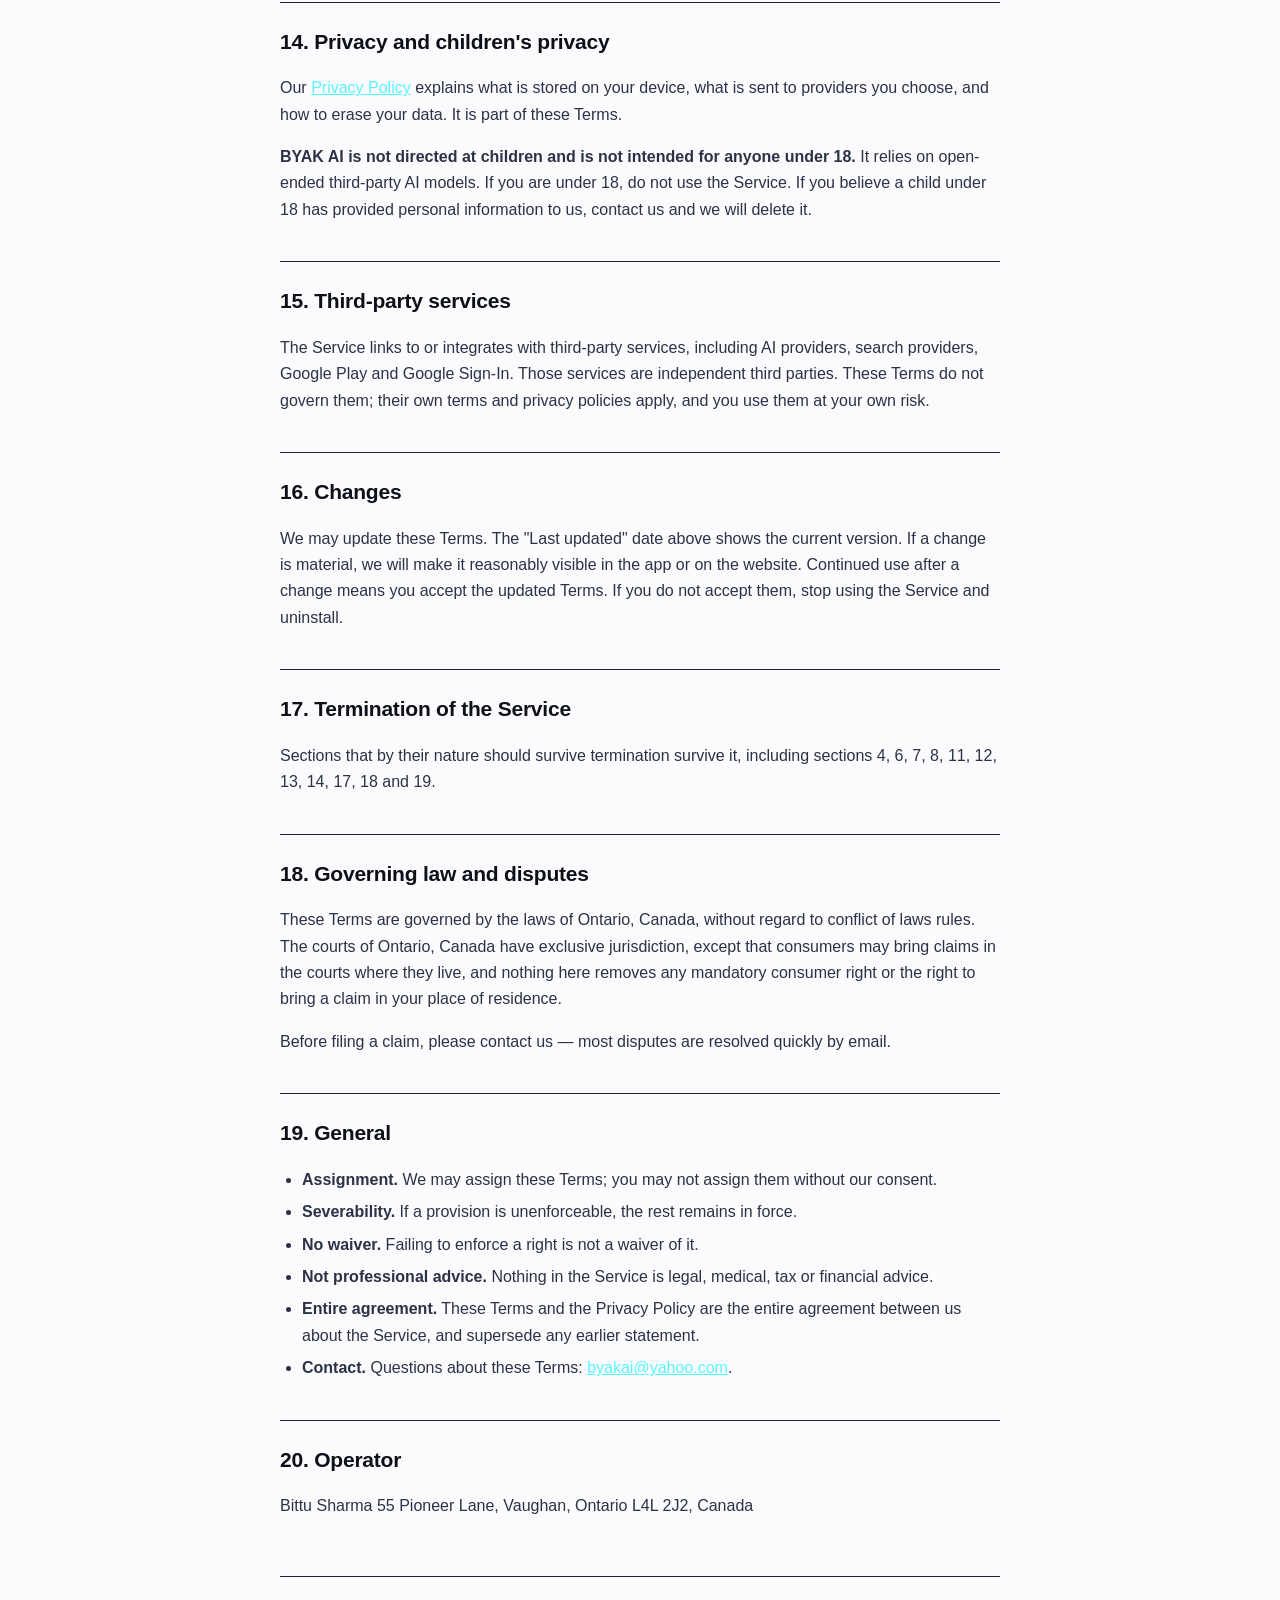
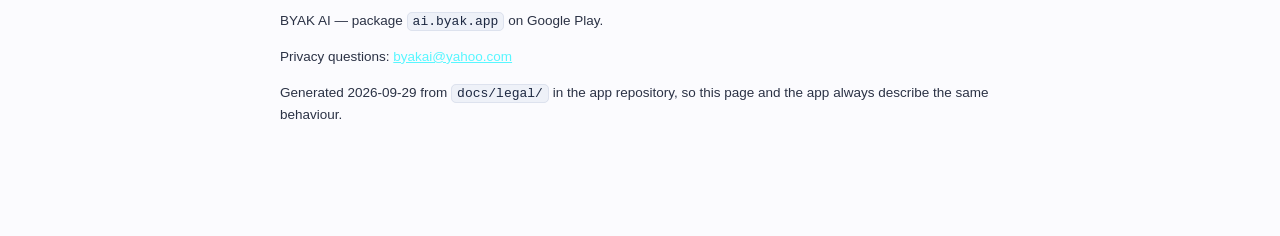
<file: website/byak-ai/terms/index.html>
<!doctype html>
<html lang="en">
<head>
<meta charset="utf-8">
<meta name="viewport" content="width=device-width,initial-scale=1">
<title>Terms of Service &middot; BYAK AI</title>
<meta name="description" content="The terms that apply to the BYAK AI Android app and website, including BYAK Pro subscriptions, acceptable use and liability.">
<meta name="robots" content="index,follow">
<meta name="theme-color" content="#05060a">
<link rel="icon" href="data:image/svg+xml,%3Csvg xmlns='http://www.w3.org/2000/svg' viewBox='0 0 32 32'%3E%3Ctext y='26' font-size='26'%3E%E2%97%89%3C/text%3E%3C/svg%3E">
<style>
:root{--bg:#05060a;--panel:#0b0d14;--ink:#e9ecf5;--muted:#9aa3bd;--line:#1c2130;
--a1:#c266ff;--a2:#7057ff;--a3:#58f6ff;--warn:#ffcf66}
*{box-sizing:border-box}
html{-webkit-text-size-adjust:100%}
body{margin:0;background:var(--bg);color:var(--ink);
font:16px/1.65 -apple-system,BlinkMacSystemFont,"Segoe UI",Roboto,Helvetica,Arial,sans-serif}
.wrap{max-width:760px;margin:0 auto;padding:48px 20px 96px}
a{color:var(--a3)}
header{border-bottom:1px solid var(--line);padding-bottom:24px;margin-bottom:8px}
.brand{display:inline-flex;align-items:center;gap:10px;font-weight:800;letter-spacing:.02em;
text-decoration:none;color:var(--ink);font-size:18px}
.brand small{display:block;font-size:10px;letter-spacing:.18em;color:var(--muted);font-weight:600}
h1{font-size:34px;line-height:1.2;margin:36px 0 8px;letter-spacing:-.02em}
h2{font-size:21px;margin:38px 0 10px;padding-top:22px;border-top:1px solid var(--line);letter-spacing:-.01em}
h3{font-size:17px;margin:26px 0 8px;color:#dfe4f2}
p,li{color:#d3d9e8}
ul,ol{padding-left:22px}
li{margin:6px 0}
code{background:#11141d;border:1px solid var(--line);border-radius:5px;padding:1px 5px;
font:13px/1.5 ui-monospace,SFMono-Regular,Menlo,Consolas,monospace;color:#c9d4f0}
hr{border:0;border-top:1px solid var(--line);margin:34px 0}
blockquote{margin:20px 0;padding:14px 18px;background:var(--panel);
border:1px solid #2a2f42;border-left:3px solid var(--warn);border-radius:10px;color:#e6e9f5}
blockquote p{margin:6px 0}
mark.todo{background:rgba(255,207,102,.18);color:var(--warn);border-radius:4px;padding:0 4px}
table{width:100%;border-collapse:collapse;margin:18px 0;font-size:14.5px;display:block;overflow-x:auto}
th,td{border:1px solid var(--line);padding:9px 11px;text-align:left;vertical-align:top}
th{background:var(--panel);color:var(--ink);font-weight:600}
td{color:#c6cddf}
footer{margin-top:56px;padding-top:20px;border-top:1px solid var(--line);
color:var(--muted);font-size:13.5px}
.meta{color:var(--muted);font-size:14px;margin:0 0 8px}
.danger{border-left-color:#ff6b6b}
@media (prefers-color-scheme: light){
body{background:#fbfbfe;color:#161a24}
p,li{color:#2b3245}h1,h2{color:#0d1018}th{background:#f1f3fa;color:#0d1018}
td{color:#2b3245}code{background:#eef1f8;border-color:#dde2ee;color:#1c2740}
blockquote{background:#fffbeb;border-color:#f0e2b8}
footer{color:#5b6478}.brand{color:#0d1018}
}
@media print{body{background:#fff;color:#000}.wrap{max-width:none}}
</style>
</head>
<body>
<div class="wrap">
<header><span class="brand">BYAK AI<small>ANDROID INTELLIGENCE</small></span></header>
<h1>BYAK AI — Terms of Service</h1>
<p><strong>Effective date:</strong> 1 September 2026 <strong>Last updated:</strong> 1 September 2026 <strong>Application:</strong> BYAK AI (Google Play) — package <code>ai.byak.app</code> <strong>Operator:</strong> Bittu Sharma <strong>Contact:</strong> <a href="mailto:byakai@yahoo.com">byakai@yahoo.com</a> <strong>Address for formal notices:</strong> 55 Pioneer Lane, Vaughan, Ontario L4L 2J2, Canada</p>
<hr>
<h2>1. Agreement</h2>
<p>These Terms are a binding agreement between you and Bittu Sharma ("BYAK", "we", "us") for the BYAK AI Android application and the BYAK AI website (together, the "Service"). By installing, opening or using the Service you accept these Terms. If you do not accept them, do not use the Service. If you use the Service on behalf of an organisation, you confirm you are allowed to bind that organisation.</p>
<h2>2. Eligibility</h2>
<p><strong>You must be at least 18 years old</strong> to use the Service. BYAK is not directed at children. If you are under 18, stop using the Service. See section 14.</p>
<h2>3. What BYAK AI is — and is not</h2>
<p><strong>BYAK AI is a client.</strong> It is an interface that lets you use AI models that you have configured yourself, with API keys that you supply.</p>
<ul><li>BYAK AI <strong>does not</strong> provide AI inference, and does not include any third-party model usage in any paid plan.</li><li>BYAK AI <strong>does not</strong> act as a reseller, proxy or intermediary of OpenAI, Anthropic, Google, OpenRouter, Groq, Mistral, DeepSeek, Brave, GitHub, Reddit or any other provider.</li><li><strong>You</strong> create the accounts with those providers, <strong>you</strong> hold the keys, and <strong>you</strong> pay those providers directly under <strong>their</strong> terms.</li><li>Those providers' terms of service, acceptable-use policies, retention practices and privacy policies apply to your use of them and to the content you send them. BYAK is not a party to them and cannot change how they handle your data.</li></ul>
<h2>4. Your responsibilities</h2>
<p>You agree that you are responsible for:</p>
<ul><li><strong>Your accounts and keys.</strong> Obtain your own API keys, keep them confidential, and rotate them if you think they are exposed. You are responsible for all charges those providers bill to your account.</li><li><strong>Your content.</strong> You must have the right to use everything you send — prompts, images, files and other material. Do not send other people's personal information without a lawful basis.</li><li><strong>Lawful use.</strong> Comply with applicable law, including privacy, export, copyright, consumer and AI-specific regulation. Do not use the Service for anything illegal or harmful.</li><li><strong>Costs and limits.</strong> Free-plan daily allowances reset at midnight UTC. Limits are enforced by the app, not by the Service.</li></ul>
<h2>5. Prohibited use</h2>
<p>You must not, and must not allow anyone to:</p>
<ul><li>use the Service to break the law, or to harass, threaten, stalk, defame or exploit anyone;</li><li>generate or distribute <strong>child sexual abuse material</strong>, or sexual content involving minors, or content that sexually exploits anyone;</li><li>transmit malware, ransomware, exploits, or malicious code; or probe, scan or attack the app, its hosting, or any third-party service;</li><li>attempt to access another person's account, data, device or keys, or to bypass, probe or circumvent rate limits, quotas, or paid-plan entitlements;</li><li>scrape, harvest or bulk-extract data from the website, or automate the Service in breach of a provider's terms or of applicable law;</li><li>reverse-engineer, decompile, disassemble or extract source code from the app except to the extent that restriction is prohibited by law;</li><li>misrepresent AI output as human, or use AI output to make consequential decisions about a person's employment, credit, housing, health, safety or liberty without qualified human review;</li><li>interfere with, disrupt, or attempt to gain unauthorised access to the Service.</li></ul>
<h2>6. BYAK Pro subscription</h2>
<p><strong>The app is free to download.</strong> BYAK Pro is an optional auto-renewing subscription purchased through Google Play.</p>
<ul><li><strong>Billing.</strong> Google Play bills you. Prices, taxes and currencies are set in the Play listing.</li><li><strong>Renewal.</strong> Subscriptions renew automatically at the end of each billing period until cancelled. You can change or cancel in <strong>Google Play → Settings → Subscriptions</strong>.</li><li><strong>Trials.</strong> Where a free trial is offered, it is an offer under a base plan. The trial ends automatically and converts to a paid subscription unless cancelled before it ends.</li><li><strong>Upgrades.</strong> If you move from monthly to yearly, Play applies subscription replacement with time proration, crediting the unused part of the current period.</li><li><strong>What Pro includes.</strong> Pro raises in-app limits (more daily web searches, more photo questions, more model comparisons, longer conversation context, more projects and knowledge files, more saved prompts and memories). <strong>Pro does not include third-party AI model usage, credits, or quota of any kind.</strong> Your provider bills you separately for model usage.</li><li><strong>Cancelling does not delete data, and deleting data does not cancel the subscription.</strong> Erasing app data or uninstalling the app leaves an active subscription active and renewing.</li><li><strong>Refunds.</strong> Purchases are refundable through Google Play under its refund policy. Where you have a statutory consumer right that is broader than that policy, that right applies to us directly. Contact us and we will help.</li></ul>
<h2>7. Your content and your rights in it</h2>
<p>You keep all rights in the content you create in the Service. You grant us only the narrow licence needed to operate the Service for you — for example, to host a support message you sent us, or to display your content back to you.</p>
<p>In <strong>on-device mode</strong> your conversations are not hosted by us at all; they stay on your phone. In <strong>server mode</strong>, if you sign in to a BYAK server account, your conversations, attachments and provider keys are stored on that server instead, and <strong>the operator of that server holds them</strong> — which may be BYAK or a third party. Section 4.2 of the Privacy Policy sets out exactly what that server receives, and if the server is not ours, its own privacy policy and terms apply to it instead of these.</p>
<p>You are responsible for having the rights and permissions necessary for what you create, and for making sure your use does not infringe anyone else's rights. We do not claim ownership of your prompts or outputs.</p>
<h2>8. AI output — no warranty</h2>
<p><strong>AI models can be wrong.</strong> Output may be inaccurate, incomplete, biased, outdated, offensive or entirely fabricated, and may not resemble a competent human professional's work. Do not rely on BYAK output as the sole basis for medical, legal, financial, safety or other consequential decisions. Verify important information independently.</p>
<h2>9. Availability</h2>
<p>The Service is provided "as is". BYAK does not guarantee that the app, the website, or any third-party provider will be available, uninterrupted, timely or error-free. Features may change or be withdrawn. We may modify or discontinue all or part of the Service at any time.</p>
<h2>10. Suspension and termination</h2>
<p>You may stop using the Service at any time; uninstalling the app and cancelling any subscription in Google Play ends your use.</p>
<p>We may suspend or terminate your access if you materially breach these Terms, for example by committing a prohibited act in section 5, or if required by law. Where lawful, we will tell you why and give you a reasonable opportunity to fix the problem.</p>
<h2>11. Disclaimer of warranties</h2>
<p>To the maximum extent permitted by law, the Service is provided <strong>"as is" and "as available"</strong>, without warranties of any kind, whether express or implied, including implied warranties of merchantability, fitness for a particular purpose, non-infringement, accuracy, and uninterrupted availability. BYAK does not warrant that the Service will be error-free, that AI output will be accurate, or that your use will comply with a third-party provider's terms.</p>
<p>Some jurisdictions do not allow certain disclaimers. In those jurisdictions, the disclaimers apply only to the extent permitted.</p>
<h2>12. Limitation of liability</h2>
<p>To the maximum extent permitted by law, BYAK, its operator, and anyone involved in creating the Service will not be liable for any indirect, incidental, special, consequential, exemplary or punitive damages, or for any loss of profits, revenue, data, goodwill or business opportunity, arising out of or related to the Service — including any loss caused by AI output, by a third-party provider's actions or downtime, by your API keys, or by your use of the Service in breach of these Terms or of law.</p>
<p><strong>Nothing in these Terms excludes or limits liability that cannot lawfully be excluded</strong>, including liability for death or personal injury caused by negligence, for fraud or fraudulent misrepresentation, or for any statutory consumer guarantee. Where liability cannot be excluded, BYAK's total aggregate liability arising out of or related to the Service is limited to the greater of the amount you paid BYAK in the 12 months before the event giving rise to the claim, or USD 100.</p>
<h2>13. Indemnity</h2>
<p>To the extent permitted by law, you agree to indemnify and hold harmless BYAK and its operator from any claim, demand, loss, damage, cost or expense (including reasonable legal fees) arising from your content, your use of the Service, your breach of these Terms, or your violation of law or of a third party's rights.</p>
<h2>14. Privacy and children's privacy</h2>
<p>Our <a href="https://honeyamn10-source.github.io/honeyamn10-source/byak-ai/privacy/">Privacy Policy</a> explains what is stored on your device, what is sent to providers you choose, and how to erase your data. It is part of these Terms.</p>
<p><strong>BYAK AI is not directed at children and is not intended for anyone under 18.</strong> It relies on open-ended third-party AI models. If you are under 18, do not use the Service. If you believe a child under 18 has provided personal information to us, contact us and we will delete it.</p>
<h2>15. Third-party services</h2>
<p>The Service links to or integrates with third-party services, including AI providers, search providers, Google Play and Google Sign-In. Those services are independent third parties. These Terms do not govern them; their own terms and privacy policies apply, and you use them at your own risk.</p>
<h2>16. Changes</h2>
<p>We may update these Terms. The "Last updated" date above shows the current version. If a change is material, we will make it reasonably visible in the app or on the website. Continued use after a change means you accept the updated Terms. If you do not accept them, stop using the Service and uninstall.</p>
<h2>17. Termination of the Service</h2>
<p>Sections that by their nature should survive termination survive it, including sections 4, 6, 7, 8, 11, 12, 13, 14, 17, 18 and 19.</p>
<h2>18. Governing law and disputes</h2>
<p>These Terms are governed by the laws of Ontario, Canada, without regard to conflict of laws rules. The courts of Ontario, Canada have exclusive jurisdiction, except that consumers may bring claims in the courts where they live, and nothing here removes any mandatory consumer right or the right to bring a claim in your place of residence.</p>
<p>Before filing a claim, please contact us — most disputes are resolved quickly by email.</p>
<h2>19. General</h2>
<ul><li><strong>Assignment.</strong> We may assign these Terms; you may not assign them without our consent.</li><li><strong>Severability.</strong> If a provision is unenforceable, the rest remains in force.</li><li><strong>No waiver.</strong> Failing to enforce a right is not a waiver of it.</li><li><strong>Not professional advice.</strong> Nothing in the Service is legal, medical, tax or financial advice.</li><li><strong>Entire agreement.</strong> These Terms and the Privacy Policy are the entire agreement between us about the Service, and supersede any earlier statement.</li><li><strong>Contact.</strong> Questions about these Terms: <a href="mailto:byakai@yahoo.com">byakai@yahoo.com</a>.</li></ul>
<h2>20. Operator</h2>
<p>Bittu Sharma 55 Pioneer Lane, Vaughan, Ontario L4L 2J2, Canada</p>
<footer>
<p>BYAK AI &mdash; package <code>ai.byak.app</code> on Google Play.</p>
<p>Privacy questions: <a href="mailto:byakai@yahoo.com">byakai@yahoo.com</a></p>
<p>Generated 2026-09-29 from <code>docs/legal/</code> in the app repository, so this page and the
app always describe the same behaviour.</p>
</footer>
</div>
</body>
</html>
</file>
<file: website/assets/site.css>
:root{--paper:#f3f0e6;--ink:#1b3028;--muted:#5d685f;--green:#183f36;--copper:#96562e;--line:#cdd2c3;--white:#fcfbf5}*{box-sizing:border-box}html{scroll-behavior:smooth;scroll-padding-top:32px}body{margin:0;background:var(--paper);color:var(--ink);font:16px/1.65 Arial,Helvetica,sans-serif}a{color:inherit;text-underline-offset:5px}button{font:inherit}a,button{-webkit-tap-highlight-color:transparent}:focus-visible{outline:3px solid var(--copper);outline-offset:5px}.skip{position:fixed;top:-70px;left:20px;padding:12px;background:var(--white);z-index:10}.skip:focus{top:12px}.site-header,main,footer{max-width:1320px;margin:auto;padding-left:6%;padding-right:6%}.site-header{display:flex;align-items:center;justify-content:space-between;padding-top:28px;padding-bottom:26px;border-bottom:1px solid var(--line);gap:24px}.brand{display:flex;align-items:center;gap:14px;text-decoration:none;font-weight:600;line-height:1.4}.monogram{font:italic 32px Georgia,serif;background:var(--green);color:var(--paper);padding:8px 12px;border-radius:50%}.brand small{font-weight:400;color:var(--muted);font-size:12px}nav{display:flex;gap:28px;font-size:14px}nav a{text-decoration:none}nav a:hover{color:var(--copper)}.hero{display:grid;grid-template-columns:1.35fr .85fr;gap:7%;align-items:center;padding:92px 0 90px}.eyebrow{font:11px/1.5 monospace;letter-spacing:2px;text-transform:uppercase;color:var(--copper);margin:0 0 22px}h1,h2,h3,p{margin-top:0}h1{font:clamp(42px,5.1vw,69px)/1.08 Georgia,serif;letter-spacing:-2px;margin-bottom:28px}h1 em{font-weight:400;color:var(--green)}.intro{max-width:550px;color:var(--muted);font-size:18px;line-height:1.75;margin-bottom:30px}.button{display:inline-flex;align-items:center;gap:32px;background:var(--green);color:var(--white);padding:13px 22px;text-decoration:none;font-size:14px;border:1px solid var(--green)}.button:hover{background:#26594c}.hero-note{display:flex;gap:10px;align-items:center;font-size:11px;color:var(--muted);margin-top:25px}.dot{width:6px;height:6px;border-radius:50%;background:var(--copper)}.workbench{background:var(--green);color:var(--paper);padding:25px 28px;transform:rotate(1.5deg);box-shadow:12px 12px 0 #dcdccf}.wb-top{display:flex;justify-content:space-between;font:10px monospace;letter-spacing:2px;color:#c1cdb9}.orb{height:185px;display:grid;place-items:center;position:relative;overflow:hidden}.orb:before,.orb:after,.orb div{content:"";position:absolute;width:145px;height:145px;border:1px solid #789882;border-radius:50%}.orb:after{width:105px;height:105px}.orb div{width:185px;height:1px;border:0;background:#789882;transform:rotate(-35deg)}.orb span{font:italic 56px Georgia;z-index:1;color:#edc296}.wb-row{display:grid;grid-template-columns:26px 1fr;gap:0 12px;border-top:1px solid #517261;padding:12px 0}.wb-row>span{font:11px monospace;color:#bac8b4;grid-row:span 2;padding-top:4px}.wb-row strong{font:18px Georgia}.wb-row small{font-size:11px;color:#bac8b4}.wb-foot{margin:14px 0 0;font:10px monospace;letter-spacing:1px;color:#bac8b4}.work{padding:45px 0 80px;border-top:1px solid var(--line)}.section-heading{display:flex;justify-content:space-between;gap:30px;align-items:end}.section-heading>p{font-size:13px;color:var(--muted)}h2{font:clamp(32px,3.2vw,46px)/1.15 Georgia,serif;letter-spacing:-.8px}.filters{display:flex;flex-wrap:wrap;gap:9px;margin:24px 0 12px}.filters button{cursor:pointer;border:1px solid var(--line);border-radius:30px;background:transparent;color:var(--ink);padding:8px 17px;font-size:12px}.filters button[aria-pressed=true]{background:var(--green);color:var(--white);border-color:var(--green)}.result-count{font:11px monospace;color:var(--muted);margin:20px 0}.projects{display:grid;grid-template-columns:repeat(3,minmax(0,1fr));gap:17px}.project{border:1px solid var(--line);padding:24px;background:var(--white);display:flex;flex-direction:column;min-height:275px;transition:transform .2s,border-color .2s}.project:hover{transform:translateY(-3px);border-color:var(--green)}.project[hidden]{display:none}.card-top{display:flex;justify-content:space-between;align-items:center;margin-bottom:28px}.number{font:12px monospace;color:var(--copper)}.tag{font:10px monospace;text-transform:uppercase;color:var(--muted);letter-spacing:1px}.project h3{font:25px Georgia;overflow-wrap:anywhere;margin-bottom:12px}.project p{font-size:14px;color:var(--muted);line-height:1.6;flex:1}.stack{font:10px monospace;color:var(--muted)}.card-links{display:flex;justify-content:space-between;gap:12px;margin-top:21px;padding-top:17px;border-top:1px solid var(--line);font-size:11px}.card-links a{text-decoration:none}.card-links a:hover{text-decoration:underline}.approach{border-top:1px solid var(--line);padding:58px 0;display:grid;grid-template-columns:1fr 1.5fr;gap:0 10%}.approach>.eyebrow{grid-column:1/-1}.principles>div{border-top:1px solid var(--line);padding:18px 0 8px}.principles span{font-size:13px;font-weight:bold}.principles p{font-size:14px;color:var(--muted);margin-top:8px}.closing{text-align:center;border-top:1px solid var(--line);padding:70px 0 90px}.closing p{color:var(--muted)}footer{border-top:1px solid var(--line);display:flex;justify-content:space-between;flex-wrap:wrap;gap:15px;padding-top:25px;padding-bottom:35px;font-size:11px;color:var(--muted)}@media(max-width:950px){.hero{gap:5%}h1{font-size:48px}.projects{grid-template-columns:repeat(2,minmax(0,1fr))}.workbench{padding:20px}.hero-note{font-size:10px}}@media(max-width:680px){.site-header{align-items:start;padding-top:22px}.brand small{display:none}nav{gap:13px;font-size:11px;padding-top:12px}nav a:nth-child(2){display:none}.hero{grid-template-columns:1fr;padding-top:55px;gap:40px}h1{font-size:45px;letter-spacing:-1.5px}.intro{font-size:16px}.workbench{max-width:420px;width:94%;margin:0 auto;transform:rotate(1deg)}.projects{grid-template-columns:1fr}.section-heading{display:block}.section-heading>p{margin-bottom:0}.approach{grid-template-columns:1fr}.project{min-height:250px}.card-top{margin-bottom:20px}footer{display:grid}.hero-note{font-size:11px}.closing{padding:55px 0}}@media(prefers-reduced-motion:reduce){html{scroll-behavior:auto}*{transition:none!important}.project:hover{transform:none}}
</file>
